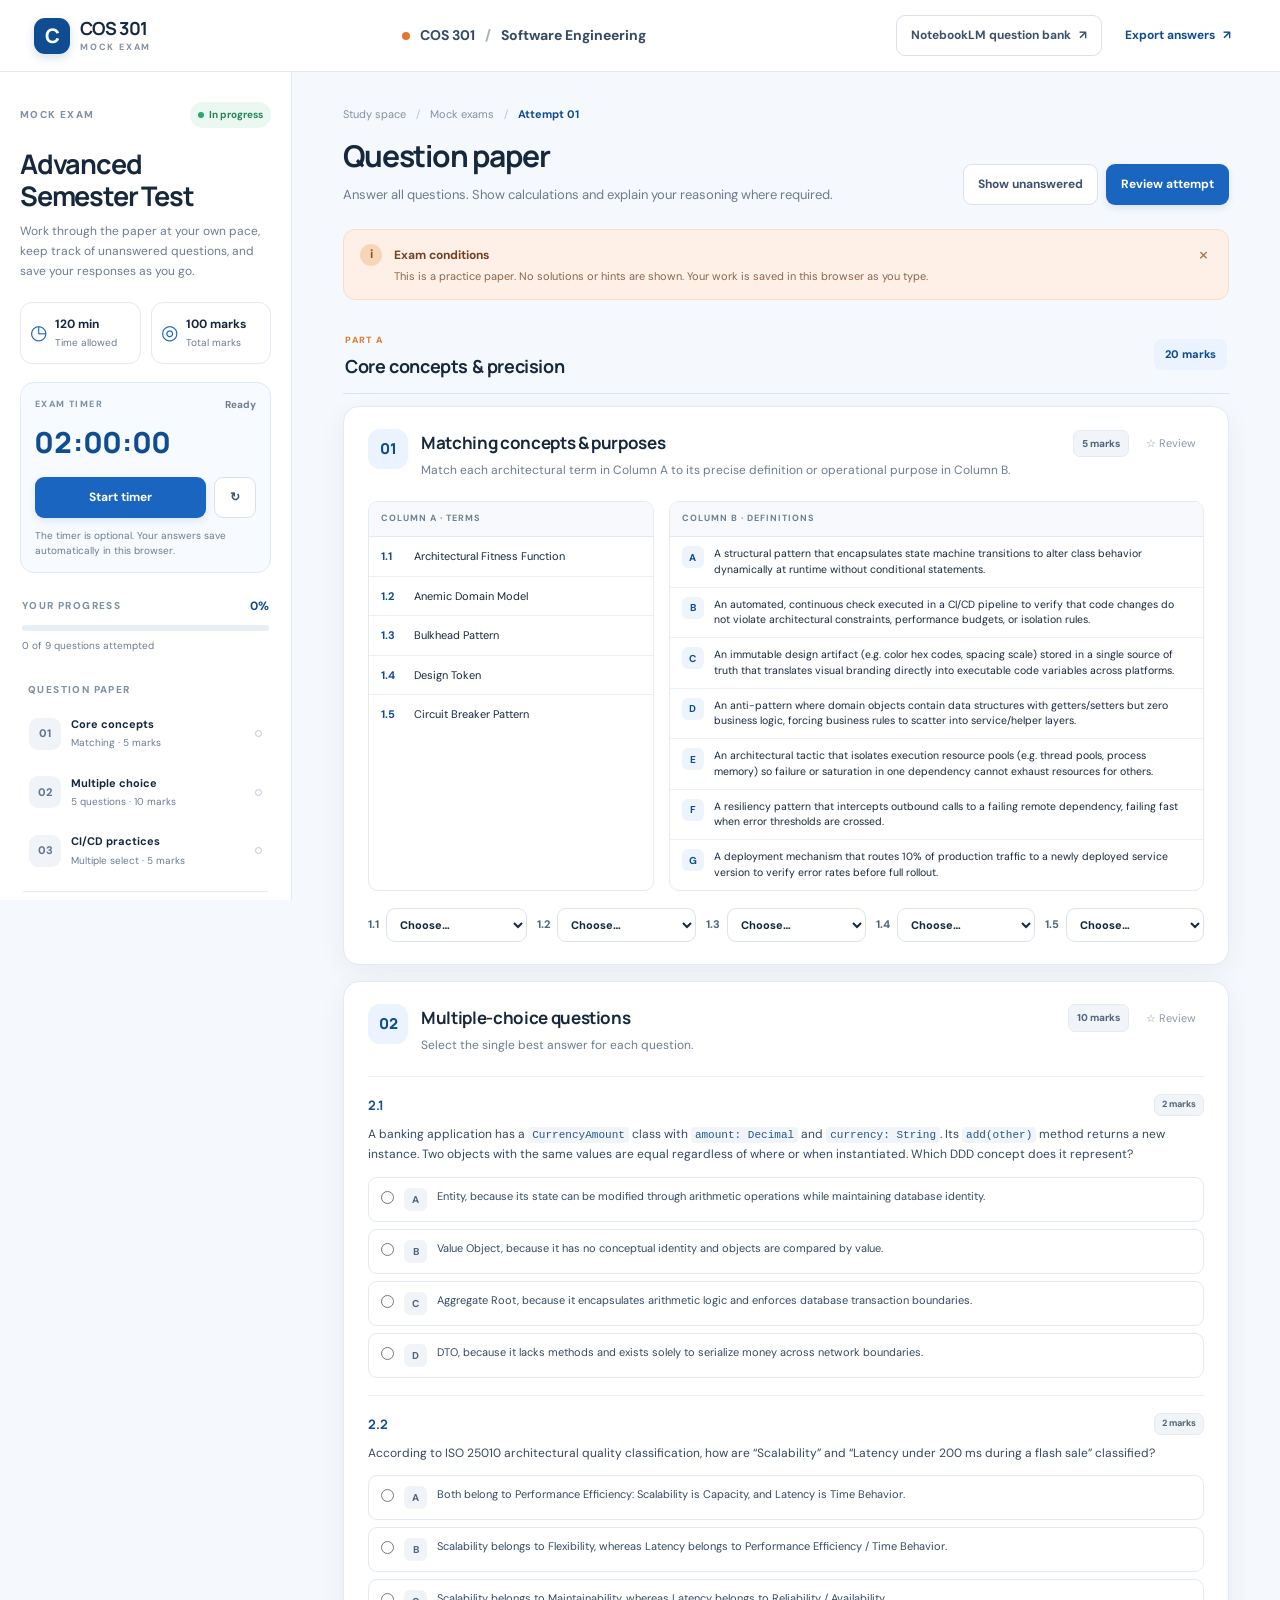
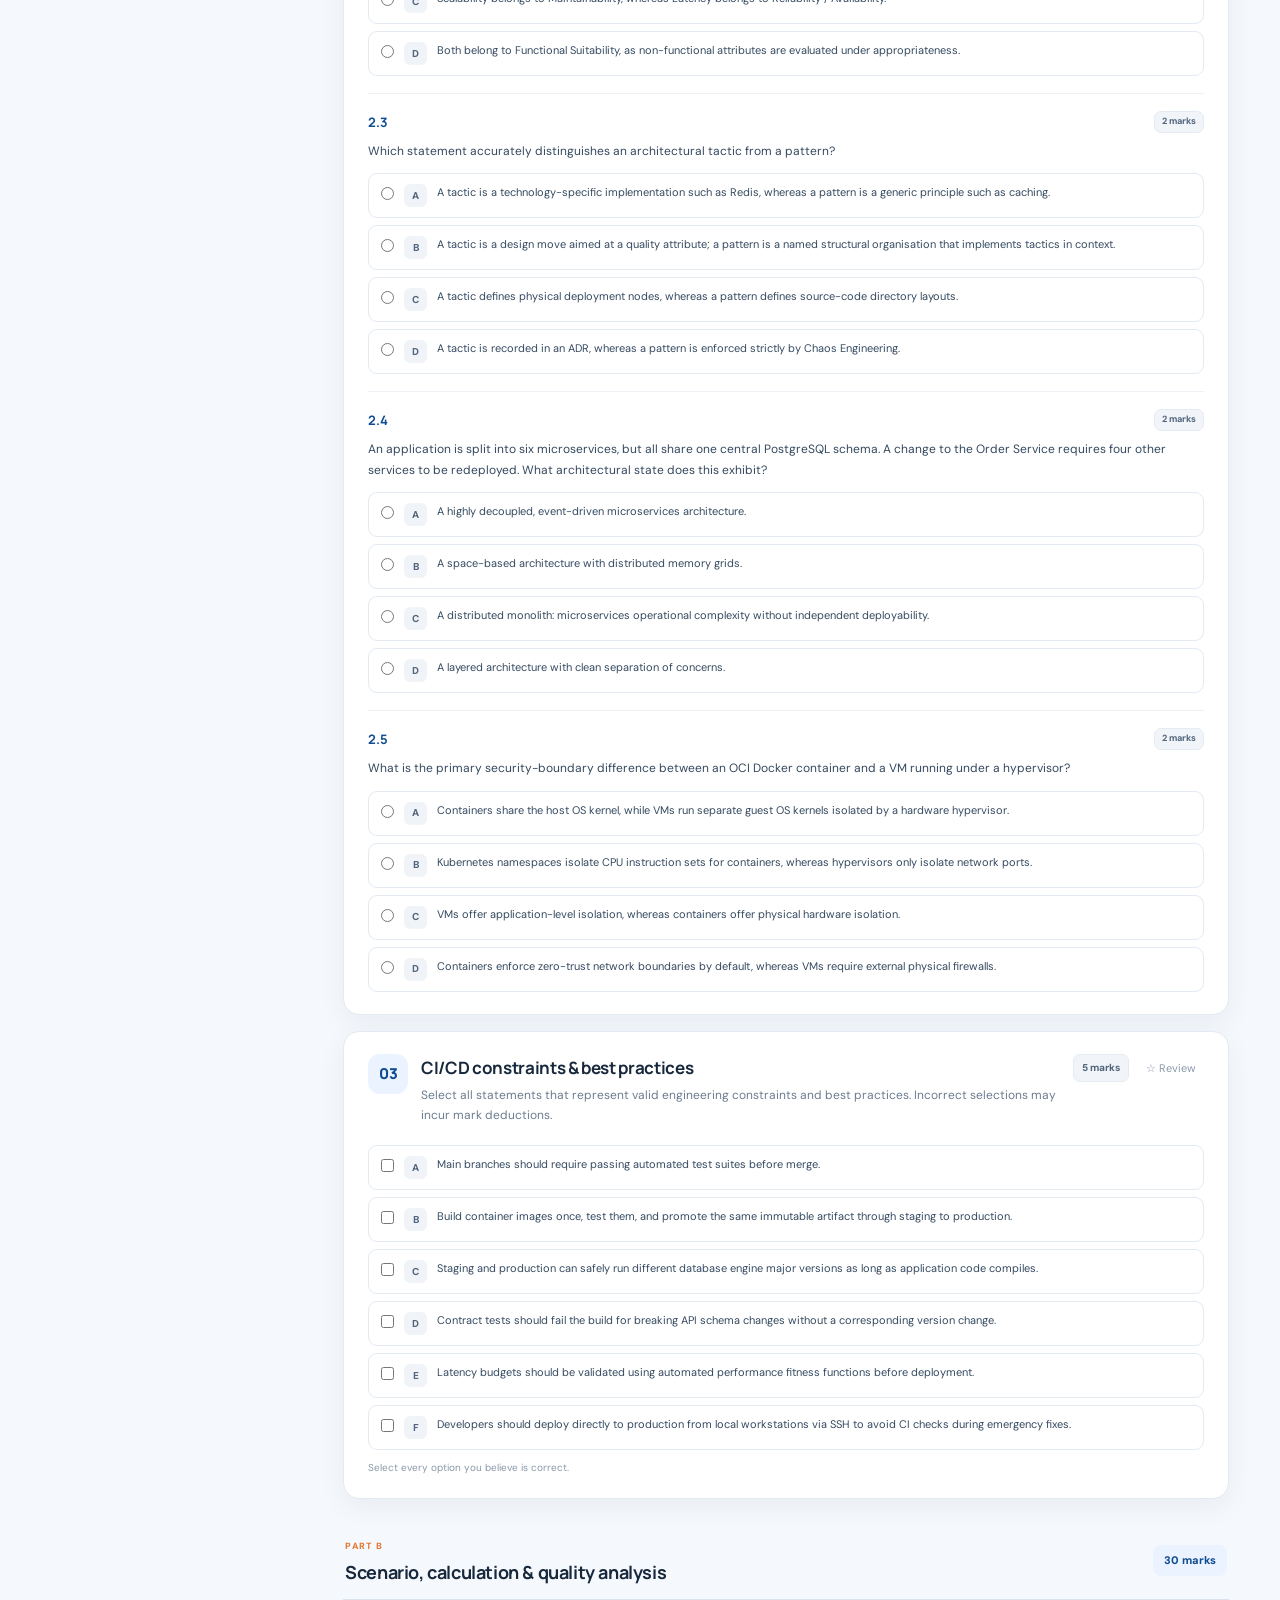
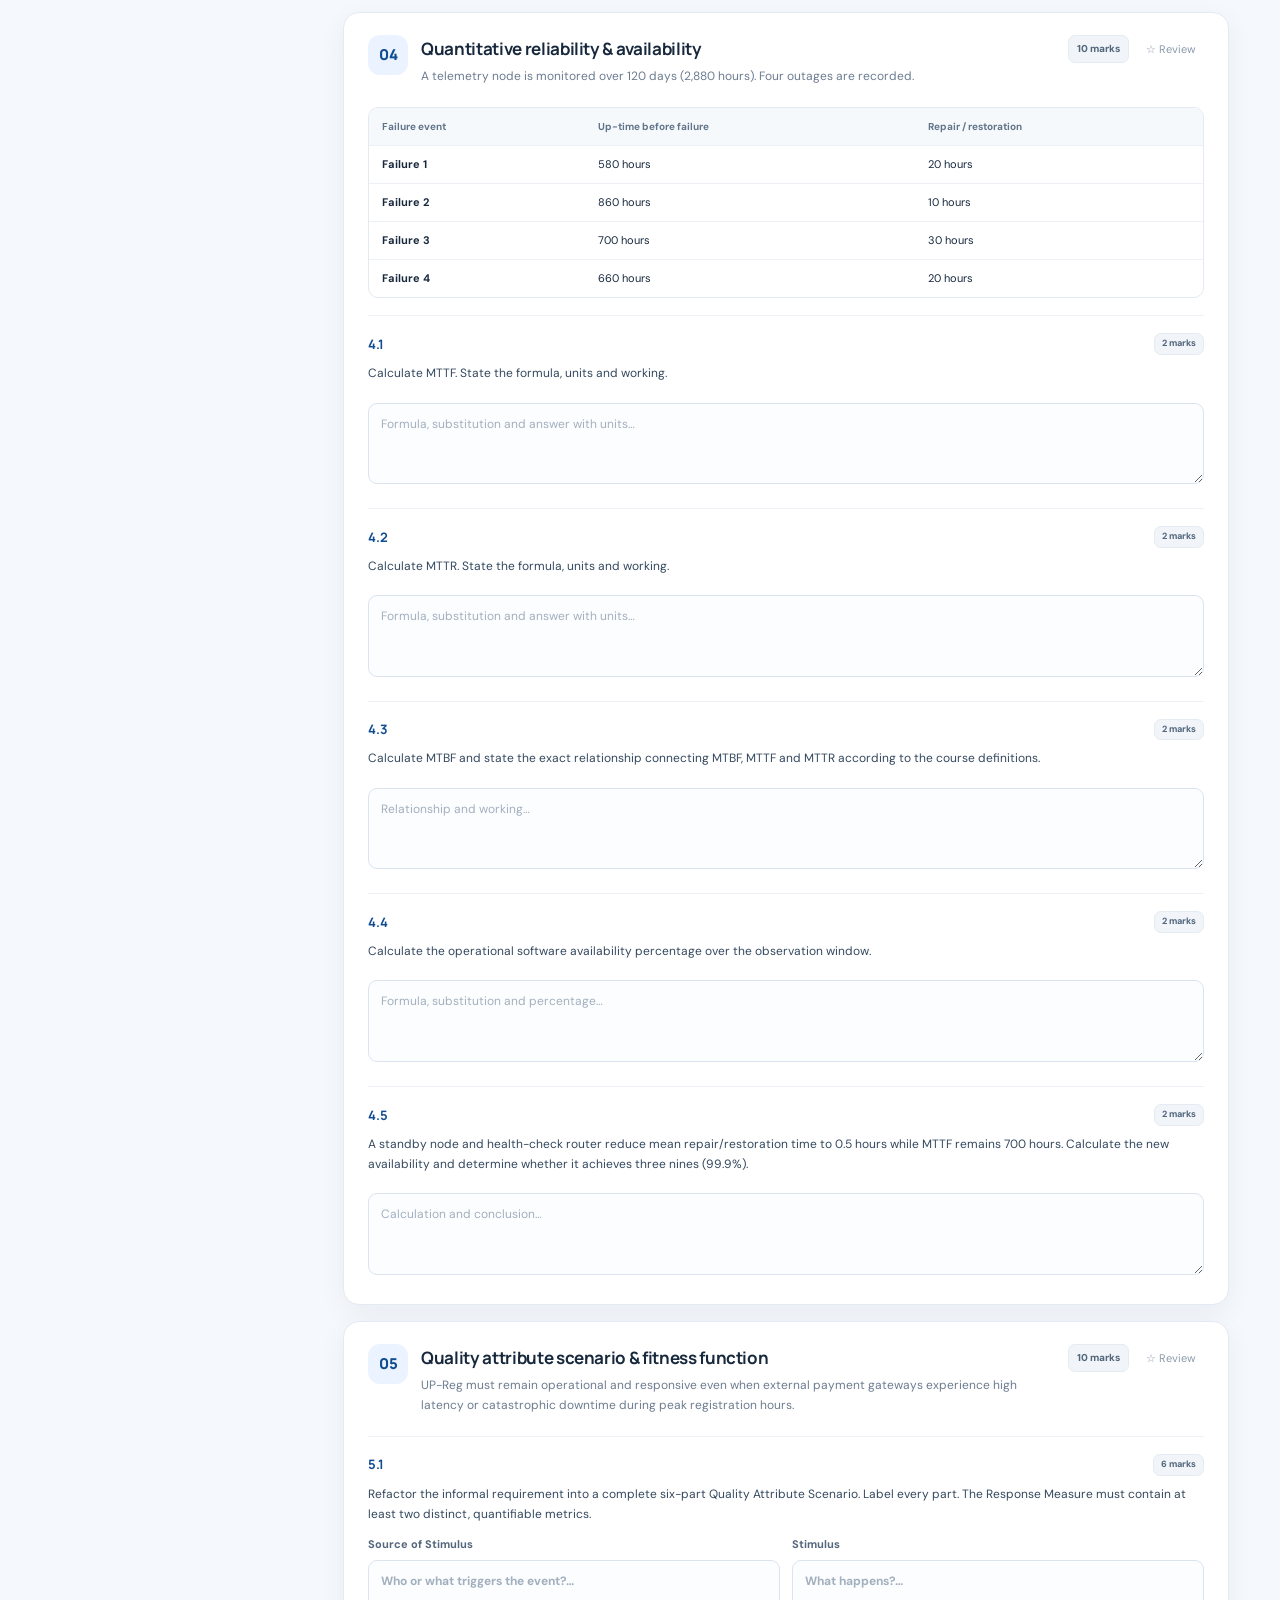
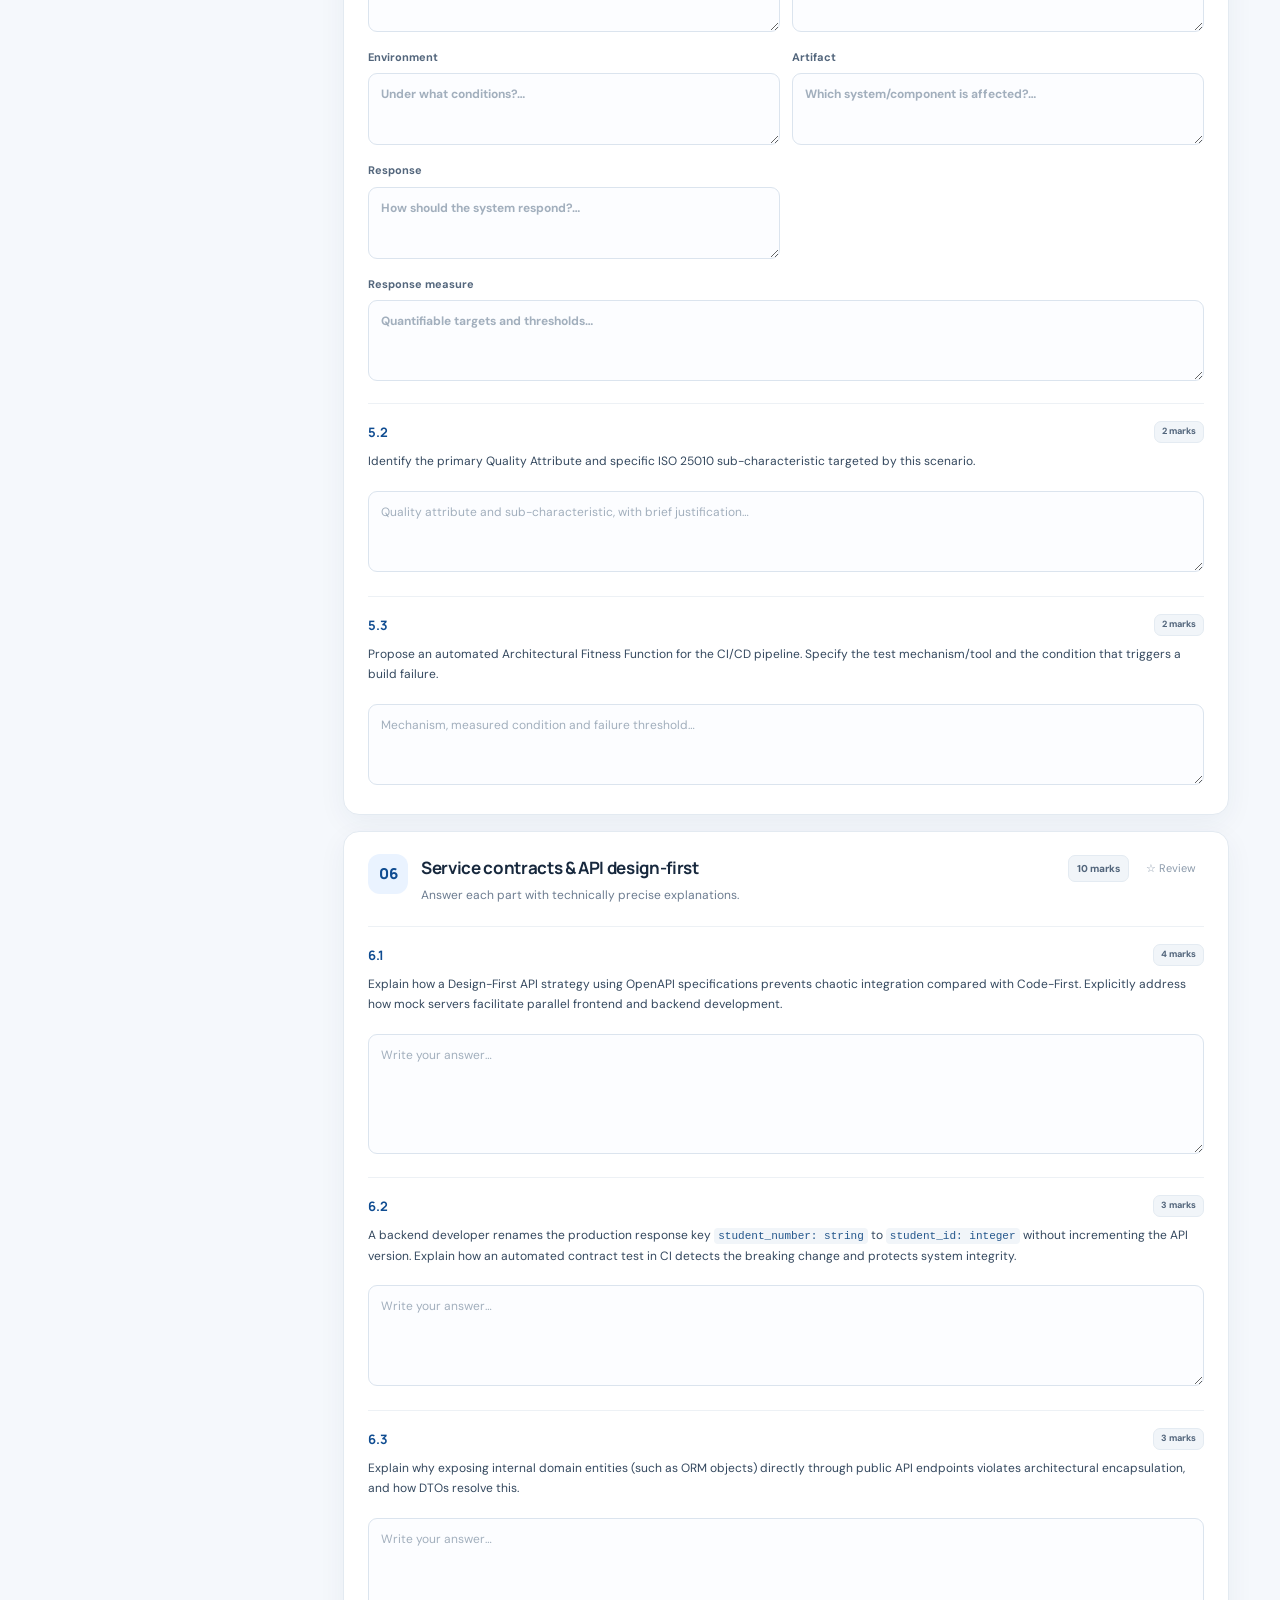
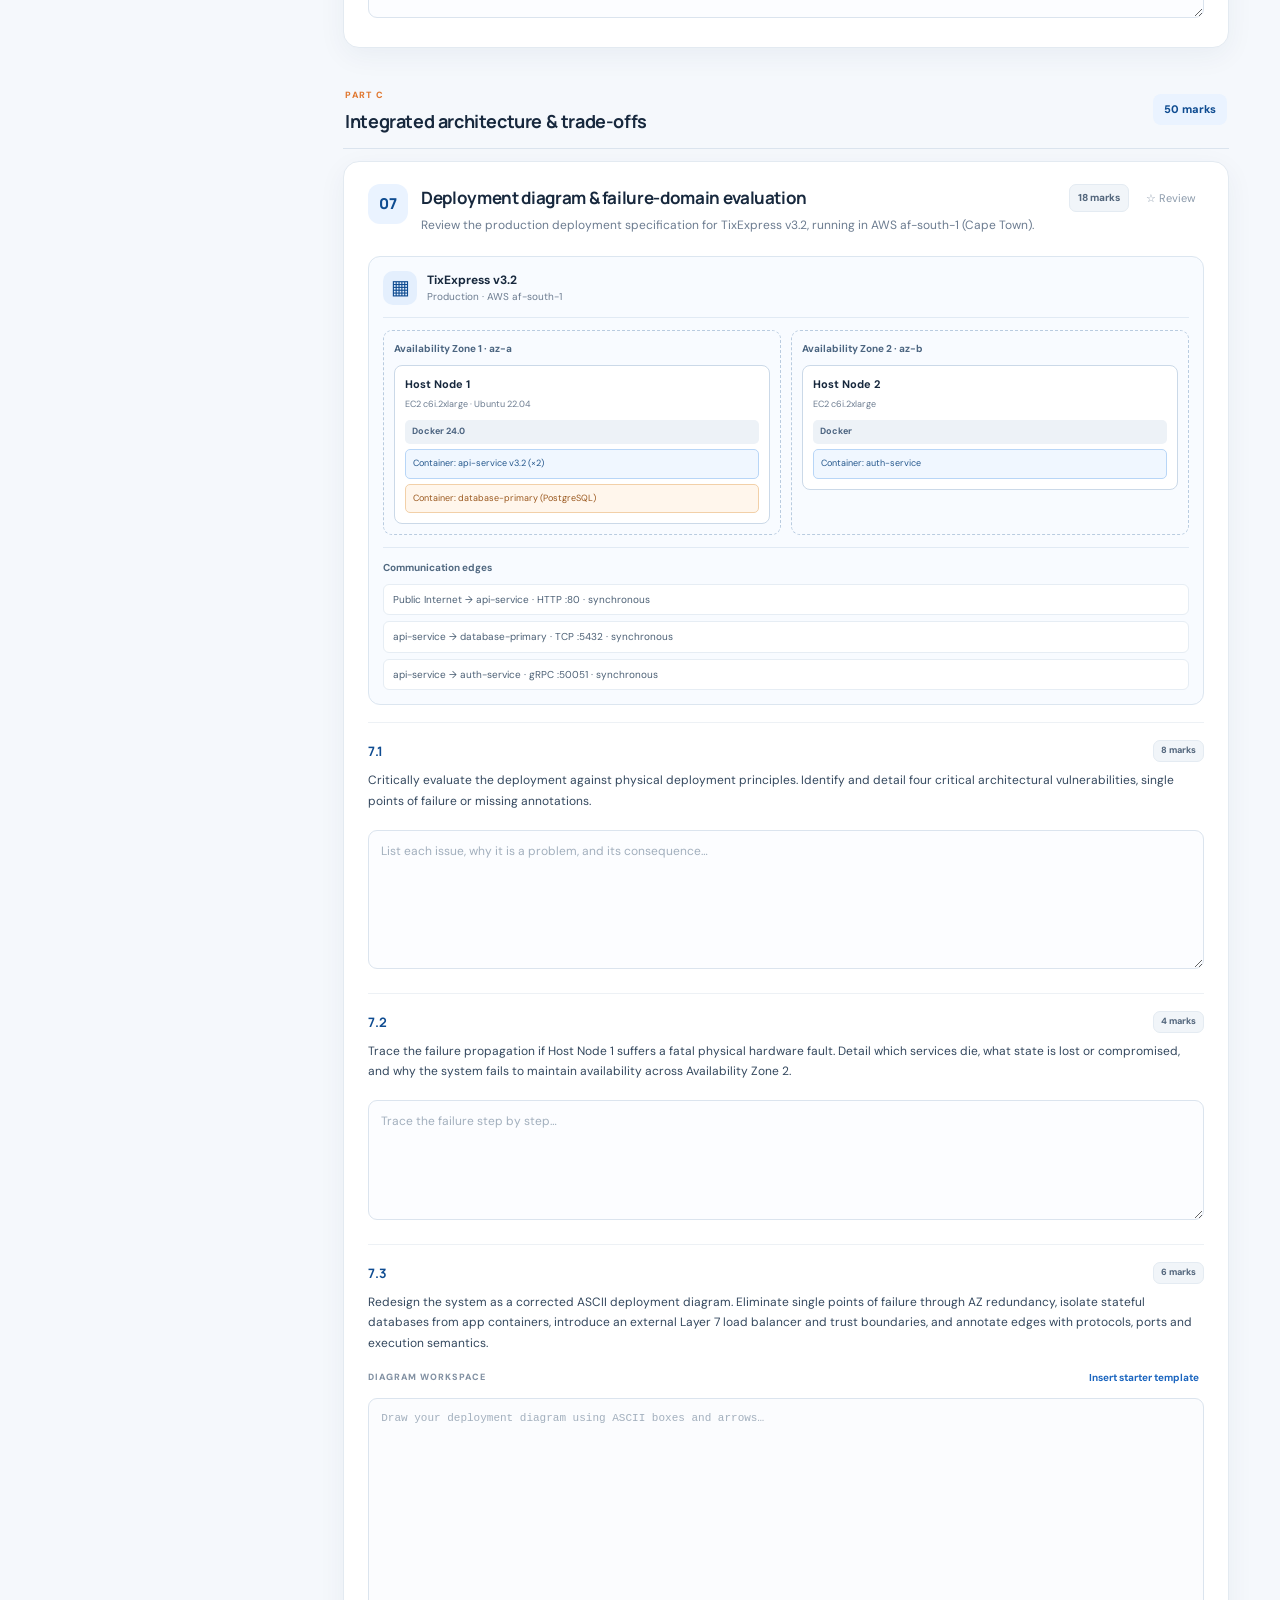
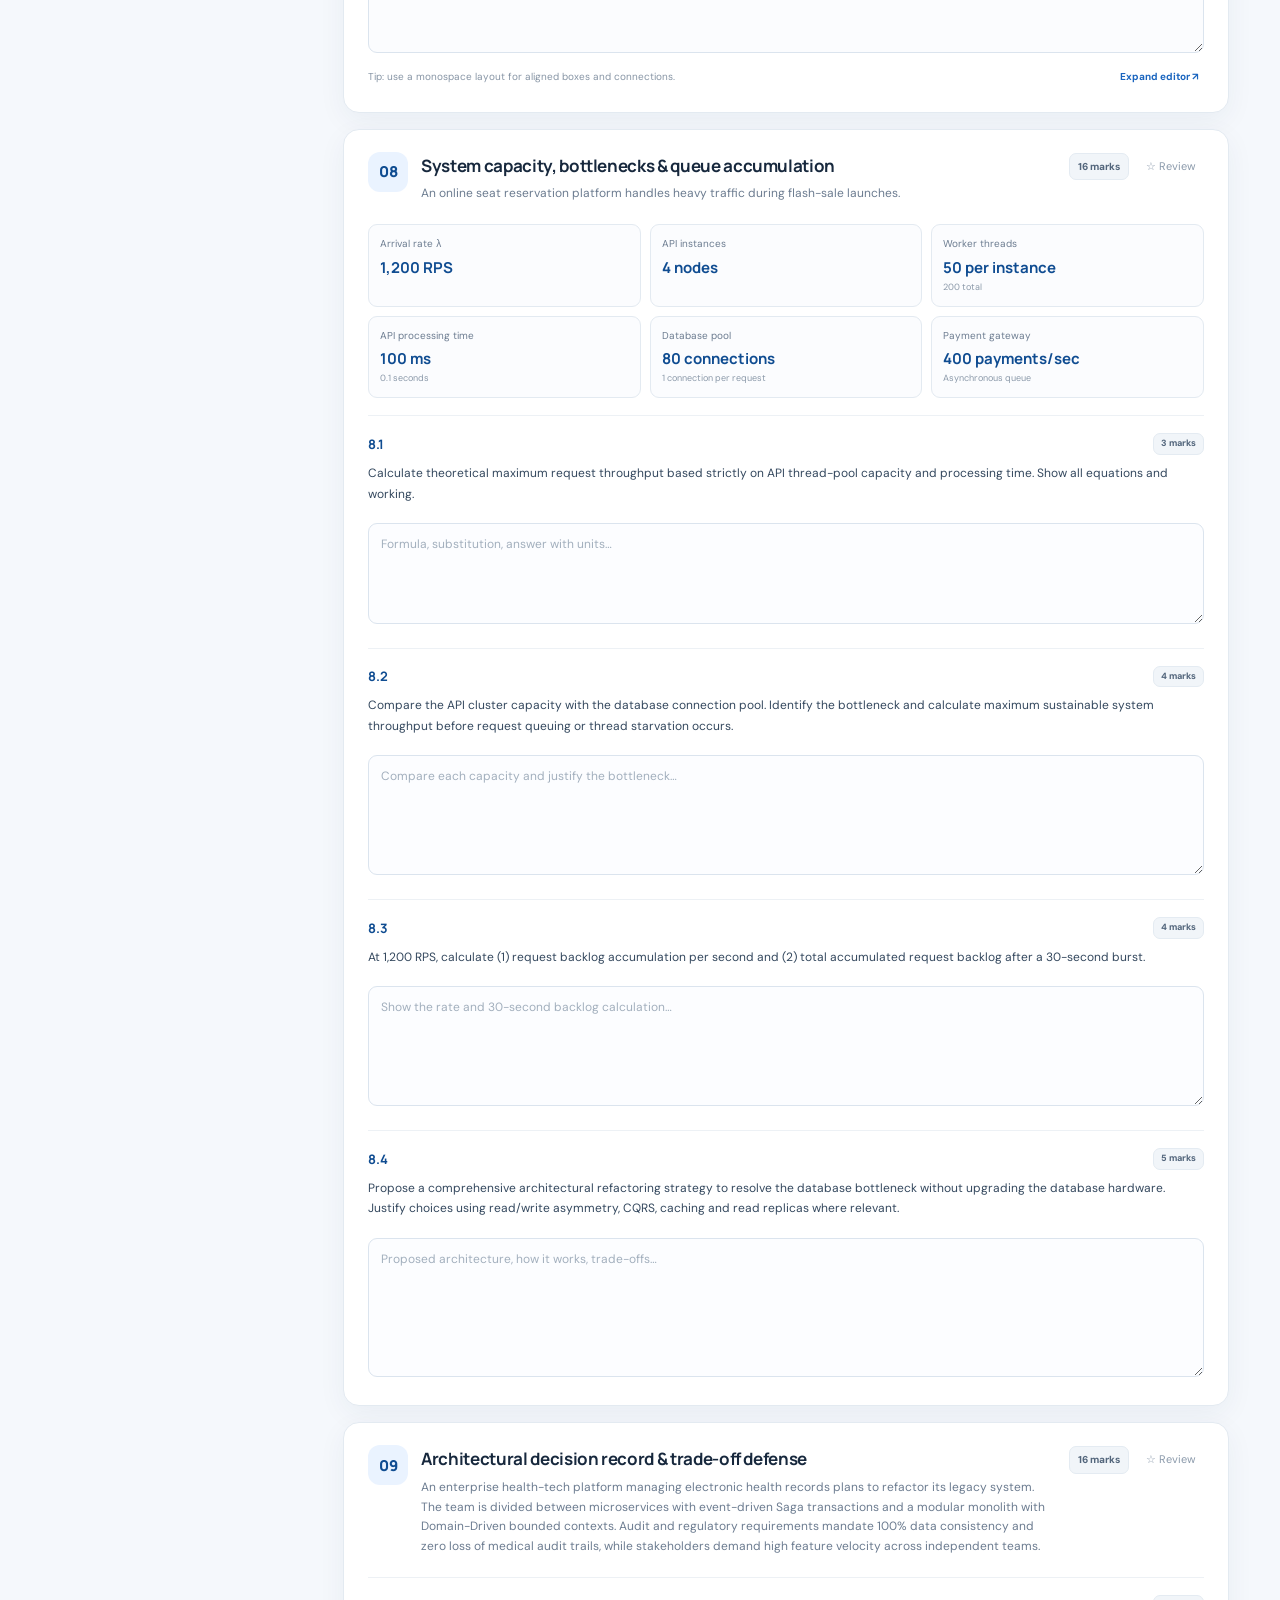
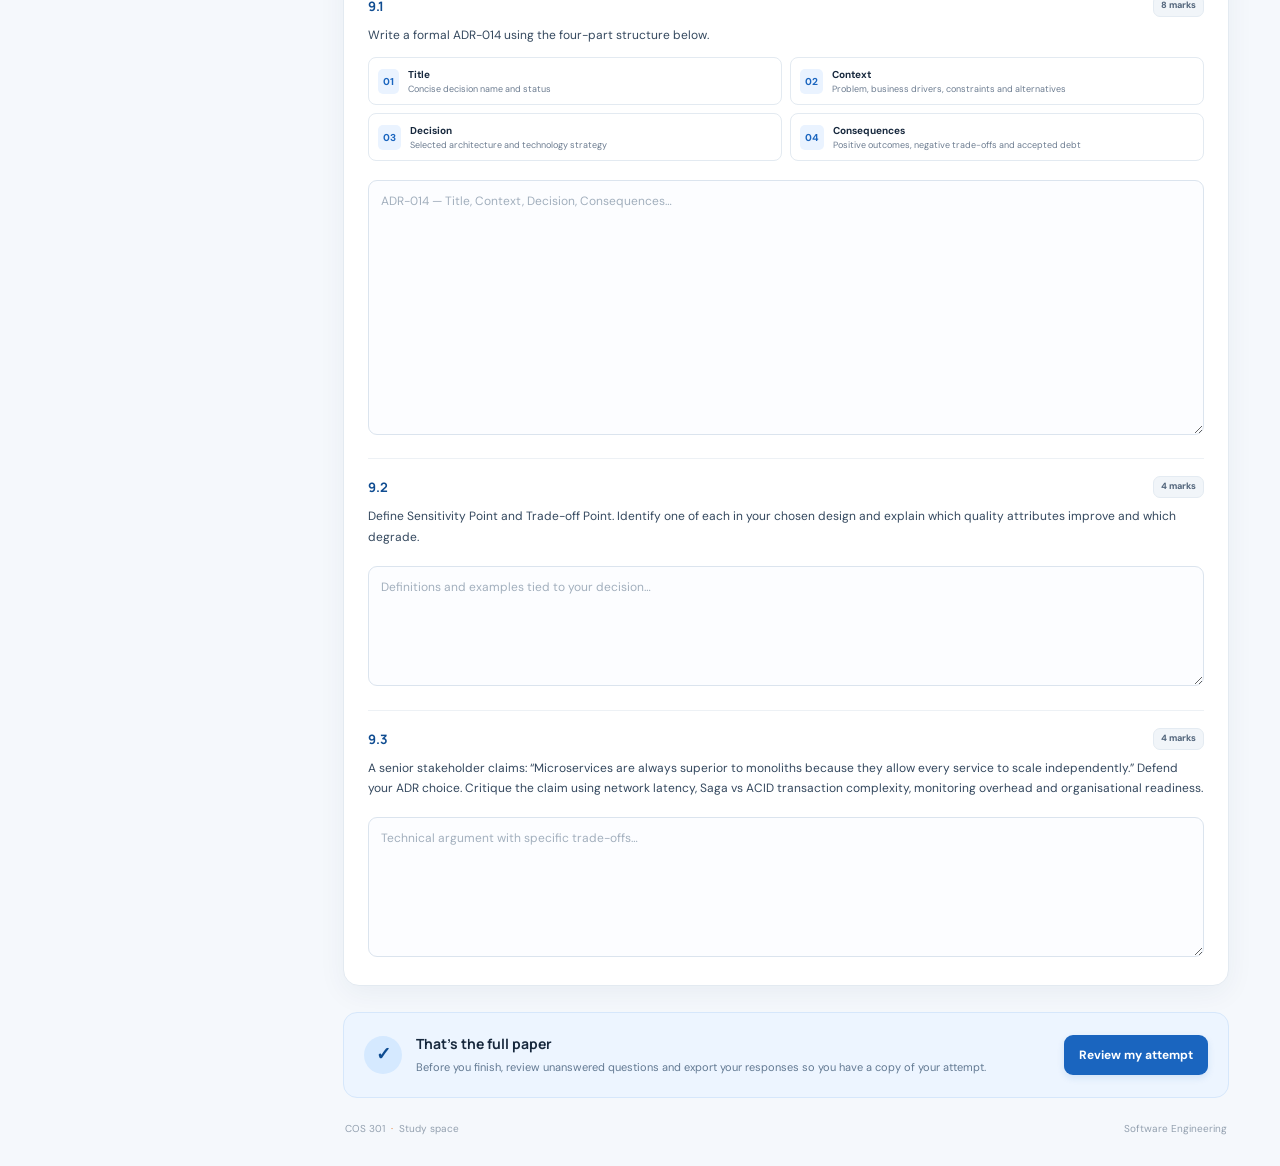
<file: index.html>
<!doctype html>
<html lang="en">
<head>
  <meta charset="UTF-8" />
  <meta name="viewport" content="width=device-width, initial-scale=1.0" />
  <meta name="theme-color" content="#0F4C91" />
  <title>COS 301 | Mock Semester Test</title>
  <link rel="stylesheet" href="styles.css" />
</head>
<body>
  <header class="topbar">
    <a class="brand" href="#top" aria-label="COS 301 exam home">
      <span class="brand-mark">C</span>
      <span class="brand-copy"><strong>COS 301</strong><small>MOCK EXAM</small></span>
    </a>
    <div class="topbar-course"><span class="course-dot"></span> COS 301 <span class="muted">/</span> Software Engineering</div>
    <div class="topbar-actions"><a class="button button-outline" href="notebook.html">NotebookLM question bank <span aria-hidden="true">↗</span></a><button class="button button-quiet" id="exportTop">Export answers <span aria-hidden="true">↗</span></button></div>
  </header>

  <main id="top" class="app-shell">
    <aside class="sidebar">
      <div class="sidebar-heading"><span class="eyebrow">MOCK EXAM</span><span class="status-pill"><span></span> In progress</span></div>
      <h1>Advanced<br />Semester Test</h1>
      <p class="sidebar-intro">Work through the paper at your own pace, keep track of unanswered questions, and save your responses as you go.</p>
      <div class="exam-stats">
        <div><span class="stat-icon">◷</span><span><strong>120 min</strong><small>Time allowed</small></span></div>
        <div><span class="stat-icon">◎</span><span><strong>100 marks</strong><small>Total marks</small></span></div>
      </div>
      <div class="timer-card">
        <div class="timer-label"><span>EXAM TIMER</span><span class="timer-indicator" id="timerState">Ready</span></div>
        <div class="timer-display" id="timerDisplay">02:00:00</div>
        <div class="timer-actions"><button class="button button-primary" id="startTimer">Start timer</button><button class="button button-outline" id="resetTimer" title="Reset timer">↻</button></div>
        <p class="timer-note" id="timerNote">The timer is optional. Your answers save automatically in this browser.</p>
      </div>
      <div class="progress-block">
        <div class="progress-title"><span>YOUR PROGRESS</span><strong id="progressPercent">0%</strong></div>
        <div class="progress-track"><div class="progress-fill" id="progressFill"></div></div>
        <p id="progressText">0 of 9 questions attempted</p>
      </div>
      <nav class="question-nav" aria-label="Question navigation">
        <div class="nav-section-label">QUESTION PAPER</div>
        <button class="nav-item active" data-target="q1"><span class="nav-number">01</span><span class="nav-label"><strong>Core concepts</strong><small>Matching · 5 marks</small></span><span class="nav-state"></span></button>
        <button class="nav-item" data-target="q2"><span class="nav-number">02</span><span class="nav-label"><strong>Multiple choice</strong><small>5 questions · 10 marks</small></span><span class="nav-state"></span></button>
        <button class="nav-item" data-target="q3"><span class="nav-number">03</span><span class="nav-label"><strong>CI/CD practices</strong><small>Multiple select · 5 marks</small></span><span class="nav-state"></span></button>
        <div class="nav-divider"></div>
        <div class="nav-section-label">SCENARIO ANALYSIS</div>
        <button class="nav-item" data-target="q4"><span class="nav-number">04</span><span class="nav-label"><strong>Reliability</strong><small>Calculations · 10 marks</small></span><span class="nav-state"></span></button>
        <button class="nav-item" data-target="q5"><span class="nav-number">05</span><span class="nav-label"><strong>Quality attributes</strong><small>Scenario · 10 marks</small></span><span class="nav-state"></span></button>
        <button class="nav-item" data-target="q6"><span class="nav-number">06</span><span class="nav-label"><strong>API design</strong><small>Contracts · 10 marks</small></span><span class="nav-state"></span></button>
        <button class="nav-item" data-target="q7"><span class="nav-number">07</span><span class="nav-label"><strong>Deployment design</strong><small>Diagram · 18 marks</small></span><span class="nav-state"></span></button>
        <button class="nav-item" data-target="q8"><span class="nav-number">08</span><span class="nav-label"><strong>Capacity & queues</strong><small>Calculations · 16 marks</small></span><span class="nav-state"></span></button>
        <button class="nav-item" data-target="q9"><span class="nav-number">09</span><span class="nav-label"><strong>ADR & trade-offs</strong><small>Written analysis · 16 marks</small></span><span class="nav-state"></span></button>
      </nav>
      <div class="sidebar-bottom"><span class="save-dot"></span><span id="saveStatus">All changes saved locally</span></div>
    </aside>

    <section class="main-content">
      <div class="content-header">
        <div><div class="breadcrumb">Study space <span>/</span> Mock exams <span>/</span> <strong>Attempt 01</strong></div><h2>Question paper</h2><p>Answer all questions. Show calculations and explain your reasoning where required.</p></div>
        <div class="header-actions"><button class="button button-outline" id="unansweredBtn">Show unanswered</button><button class="button button-primary" id="finishBtn">Review attempt</button></div>
      </div>

      <div class="exam-notice"><span class="notice-icon">i</span><div><strong>Exam conditions</strong><p>This is a practice paper. No solutions or hints are shown. Your work is saved in this browser as you type.</p></div><button class="notice-close" id="dismissNotice" aria-label="Dismiss notice">×</button></div>

      <div class="section-banner"><div><span class="section-kicker">PART A</span><h3>Core concepts & precision</h3></div><span class="section-total">20 marks</span></div>

      <article class="question-card" id="q1" data-question="1" data-marks="5">
        <div class="question-top"><div class="question-title"><span class="q-number">01</span><div><h3>Matching concepts & purposes</h3><p>Match each architectural term in Column A to its precise definition or operational purpose in Column B.</p></div></div><div class="question-meta"><span class="mark-chip">5 marks</span><button class="review-toggle" aria-label="Mark question 1 for review">☆ <span>Review</span></button></div></div>
        <div class="match-grid"><div class="match-column"><h4>COLUMN A · TERMS</h4><div class="match-term"><strong>1.1</strong> Architectural Fitness Function</div><div class="match-term"><strong>1.2</strong> Anemic Domain Model</div><div class="match-term"><strong>1.3</strong> Bulkhead Pattern</div><div class="match-term"><strong>1.4</strong> Design Token</div><div class="match-term"><strong>1.5</strong> Circuit Breaker Pattern</div></div><div class="match-column"><h4>COLUMN B · DEFINITIONS</h4><div class="definition"><b>A</b><span>A structural pattern that encapsulates state machine transitions to alter class behavior dynamically at runtime without conditional statements.</span></div><div class="definition"><b>B</b><span>An automated, continuous check executed in a CI/CD pipeline to verify that code changes do not violate architectural constraints, performance budgets, or isolation rules.</span></div><div class="definition"><b>C</b><span>An immutable design artifact (e.g. color hex codes, spacing scale) stored in a single source of truth that translates visual branding directly into executable code variables across platforms.</span></div><div class="definition"><b>D</b><span>An anti-pattern where domain objects contain data structures with getters/setters but zero business logic, forcing business rules to scatter into service/helper layers.</span></div><div class="definition"><b>E</b><span>An architectural tactic that isolates execution resource pools (e.g. thread pools, process memory) so failure or saturation in one dependency cannot exhaust resources for others.</span></div><div class="definition"><b>F</b><span>A resiliency pattern that intercepts outbound calls to a failing remote dependency, failing fast when error thresholds are crossed.</span></div><div class="definition"><b>G</b><span>A deployment mechanism that routes 10% of production traffic to a newly deployed service version to verify error rates before full rollout.</span></div></div></div>
        <div class="answer-grid matching-answers"><label>1.1 <select data-answer="q1_1"><option value="">Choose…</option><option>A</option><option>B</option><option>C</option><option>D</option><option>E</option><option>F</option><option>G</option></select></label><label>1.2 <select data-answer="q1_2"><option value="">Choose…</option><option>A</option><option>B</option><option>C</option><option>D</option><option>E</option><option>F</option><option>G</option></select></label><label>1.3 <select data-answer="q1_3"><option value="">Choose…</option><option>A</option><option>B</option><option>C</option><option>D</option><option>E</option><option>F</option><option>G</option></select></label><label>1.4 <select data-answer="q1_4"><option value="">Choose…</option><option>A</option><option>B</option><option>C</option><option>D</option><option>E</option><option>F</option><option>G</option></select></label><label>1.5 <select data-answer="q1_5"><option value="">Choose…</option><option>A</option><option>B</option><option>C</option><option>D</option><option>E</option><option>F</option><option>G</option></select></label></div>
      </article>

      <article class="question-card" id="q2" data-question="2" data-marks="10">
        <div class="question-top"><div class="question-title"><span class="q-number">02</span><div><h3>Multiple-choice questions</h3><p>Select the single best answer for each question.</p></div></div><div class="question-meta"><span class="mark-chip">10 marks</span><button class="review-toggle" aria-label="Mark question 2 for review">☆ <span>Review</span></button></div></div>
        <div class="subquestion"><div class="subq-heading"><strong>2.1</strong><span class="mini-mark">2 marks</span></div><p>A banking application has a <code>CurrencyAmount</code> class with <code>amount: Decimal</code> and <code>currency: String</code>. Its <code>add(other)</code> method returns a new instance. Two objects with the same values are equal regardless of where or when instantiated. Which DDD concept does it represent?</p><div class="options" data-group="q2_1"><label class="option"><input type="radio" name="q2_1" value="A"><span class="option-letter">A</span><span>Entity, because its state can be modified through arithmetic operations while maintaining database identity.</span></label><label class="option"><input type="radio" name="q2_1" value="B"><span class="option-letter">B</span><span>Value Object, because it has no conceptual identity and objects are compared by value.</span></label><label class="option"><input type="radio" name="q2_1" value="C"><span class="option-letter">C</span><span>Aggregate Root, because it encapsulates arithmetic logic and enforces database transaction boundaries.</span></label><label class="option"><input type="radio" name="q2_1" value="D"><span class="option-letter">D</span><span>DTO, because it lacks methods and exists solely to serialize money across network boundaries.</span></label></div></div>
        <div class="subquestion"><div class="subq-heading"><strong>2.2</strong><span class="mini-mark">2 marks</span></div><p>According to ISO 25010 architectural quality classification, how are “Scalability” and “Latency under 200 ms during a flash sale” classified?</p><div class="options" data-group="q2_2"><label class="option"><input type="radio" name="q2_2" value="A"><span class="option-letter">A</span><span>Both belong to Performance Efficiency: Scalability is Capacity, and Latency is Time Behavior.</span></label><label class="option"><input type="radio" name="q2_2" value="B"><span class="option-letter">B</span><span>Scalability belongs to Flexibility, whereas Latency belongs to Performance Efficiency / Time Behavior.</span></label><label class="option"><input type="radio" name="q2_2" value="C"><span class="option-letter">C</span><span>Scalability belongs to Maintainability, whereas Latency belongs to Reliability / Availability.</span></label><label class="option"><input type="radio" name="q2_2" value="D"><span class="option-letter">D</span><span>Both belong to Functional Suitability, as non-functional attributes are evaluated under appropriateness.</span></label></div></div>
        <div class="subquestion"><div class="subq-heading"><strong>2.3</strong><span class="mini-mark">2 marks</span></div><p>Which statement accurately distinguishes an architectural tactic from a pattern?</p><div class="options" data-group="q2_3"><label class="option"><input type="radio" name="q2_3" value="A"><span class="option-letter">A</span><span>A tactic is a technology-specific implementation such as Redis, whereas a pattern is a generic principle such as caching.</span></label><label class="option"><input type="radio" name="q2_3" value="B"><span class="option-letter">B</span><span>A tactic is a design move aimed at a quality attribute; a pattern is a named structural organisation that implements tactics in context.</span></label><label class="option"><input type="radio" name="q2_3" value="C"><span class="option-letter">C</span><span>A tactic defines physical deployment nodes, whereas a pattern defines source-code directory layouts.</span></label><label class="option"><input type="radio" name="q2_3" value="D"><span class="option-letter">D</span><span>A tactic is recorded in an ADR, whereas a pattern is enforced strictly by Chaos Engineering.</span></label></div></div>
        <div class="subquestion"><div class="subq-heading"><strong>2.4</strong><span class="mini-mark">2 marks</span></div><p>An application is split into six microservices, but all share one central PostgreSQL schema. A change to the Order Service requires four other services to be redeployed. What architectural state does this exhibit?</p><div class="options" data-group="q2_4"><label class="option"><input type="radio" name="q2_4" value="A"><span class="option-letter">A</span><span>A highly decoupled, event-driven microservices architecture.</span></label><label class="option"><input type="radio" name="q2_4" value="B"><span class="option-letter">B</span><span>A space-based architecture with distributed memory grids.</span></label><label class="option"><input type="radio" name="q2_4" value="C"><span class="option-letter">C</span><span>A distributed monolith: microservices operational complexity without independent deployability.</span></label><label class="option"><input type="radio" name="q2_4" value="D"><span class="option-letter">D</span><span>A layered architecture with clean separation of concerns.</span></label></div></div>
        <div class="subquestion"><div class="subq-heading"><strong>2.5</strong><span class="mini-mark">2 marks</span></div><p>What is the primary security-boundary difference between an OCI Docker container and a VM running under a hypervisor?</p><div class="options" data-group="q2_5"><label class="option"><input type="radio" name="q2_5" value="A"><span class="option-letter">A</span><span>Containers share the host OS kernel, while VMs run separate guest OS kernels isolated by a hardware hypervisor.</span></label><label class="option"><input type="radio" name="q2_5" value="B"><span class="option-letter">B</span><span>Kubernetes namespaces isolate CPU instruction sets for containers, whereas hypervisors only isolate network ports.</span></label><label class="option"><input type="radio" name="q2_5" value="C"><span class="option-letter">C</span><span>VMs offer application-level isolation, whereas containers offer physical hardware isolation.</span></label><label class="option"><input type="radio" name="q2_5" value="D"><span class="option-letter">D</span><span>Containers enforce zero-trust network boundaries by default, whereas VMs require external physical firewalls.</span></label></div></div>
      </article>

      <article class="question-card" id="q3" data-question="3" data-marks="5"><div class="question-top"><div class="question-title"><span class="q-number">03</span><div><h3>CI/CD constraints & best practices</h3><p>Select all statements that represent valid engineering constraints and best practices. Incorrect selections may incur mark deductions.</p></div></div><div class="question-meta"><span class="mark-chip">5 marks</span><button class="review-toggle" aria-label="Mark question 3 for review">☆ <span>Review</span></button></div></div><div class="options" data-group="q3" data-multiple="true"><label class="option"><input type="checkbox" name="q3" value="A"><span class="option-letter">A</span><span>Main branches should require passing automated test suites before merge.</span></label><label class="option"><input type="checkbox" name="q3" value="B"><span class="option-letter">B</span><span>Build container images once, test them, and promote the same immutable artifact through staging to production.</span></label><label class="option"><input type="checkbox" name="q3" value="C"><span class="option-letter">C</span><span>Staging and production can safely run different database engine major versions as long as application code compiles.</span></label><label class="option"><input type="checkbox" name="q3" value="D"><span class="option-letter">D</span><span>Contract tests should fail the build for breaking API schema changes without a corresponding version change.</span></label><label class="option"><input type="checkbox" name="q3" value="E"><span class="option-letter">E</span><span>Latency budgets should be validated using automated performance fitness functions before deployment.</span></label><label class="option"><input type="checkbox" name="q3" value="F"><span class="option-letter">F</span><span>Developers should deploy directly to production from local workstations via SSH to avoid CI checks during emergency fixes.</span></label></div><div class="answer-hint">Select every option you believe is correct.</div></article>

      <div class="section-banner section-banner-spaced"><div><span class="section-kicker">PART B</span><h3>Scenario, calculation & quality analysis</h3></div><span class="section-total">30 marks</span></div>
      <article class="question-card" id="q4" data-question="4" data-marks="10"><div class="question-top"><div class="question-title"><span class="q-number">04</span><div><h3>Quantitative reliability & availability</h3><p>A telemetry node is monitored over 120 days (2,880 hours). Four outages are recorded.</p></div></div><div class="question-meta"><span class="mark-chip">10 marks</span><button class="review-toggle" aria-label="Mark question 4 for review">☆ <span>Review</span></button></div></div><div class="data-table-wrap"><table class="data-table"><thead><tr><th>Failure event</th><th>Up-time before failure</th><th>Repair / restoration</th></tr></thead><tbody><tr><td>Failure 1</td><td>580 hours</td><td>20 hours</td></tr><tr><td>Failure 2</td><td>860 hours</td><td>10 hours</td></tr><tr><td>Failure 3</td><td>700 hours</td><td>30 hours</td></tr><tr><td>Failure 4</td><td>660 hours</td><td>20 hours</td></tr></tbody></table></div><div class="subquestion"><div class="subq-heading"><strong>4.1</strong><span class="mini-mark">2 marks</span></div><p>Calculate MTTF. State the formula, units and working.</p><textarea data-answer="q4_1" rows="3" placeholder="Formula, substitution and answer with units…"></textarea></div><div class="subquestion"><div class="subq-heading"><strong>4.2</strong><span class="mini-mark">2 marks</span></div><p>Calculate MTTR. State the formula, units and working.</p><textarea data-answer="q4_2" rows="3" placeholder="Formula, substitution and answer with units…"></textarea></div><div class="subquestion"><div class="subq-heading"><strong>4.3</strong><span class="mini-mark">2 marks</span></div><p>Calculate MTBF and state the exact relationship connecting MTBF, MTTF and MTTR according to the course definitions.</p><textarea data-answer="q4_3" rows="3" placeholder="Relationship and working…"></textarea></div><div class="subquestion"><div class="subq-heading"><strong>4.4</strong><span class="mini-mark">2 marks</span></div><p>Calculate the operational software availability percentage over the observation window.</p><textarea data-answer="q4_4" rows="3" placeholder="Formula, substitution and percentage…"></textarea></div><div class="subquestion"><div class="subq-heading"><strong>4.5</strong><span class="mini-mark">2 marks</span></div><p>A standby node and health-check router reduce mean repair/restoration time to 0.5 hours while MTTF remains 700 hours. Calculate the new availability and determine whether it achieves three nines (99.9%).</p><textarea data-answer="q4_5" rows="3" placeholder="Calculation and conclusion…"></textarea></div></article>

      <article class="question-card" id="q5" data-question="5" data-marks="10"><div class="question-top"><div class="question-title"><span class="q-number">05</span><div><h3>Quality attribute scenario & fitness function</h3><p>UP-Reg must remain operational and responsive even when external payment gateways experience high latency or catastrophic downtime during peak registration hours.</p></div></div><div class="question-meta"><span class="mark-chip">10 marks</span><button class="review-toggle" aria-label="Mark question 5 for review">☆ <span>Review</span></button></div></div><div class="subquestion"><div class="subq-heading"><strong>5.1</strong><span class="mini-mark">6 marks</span></div><p>Refactor the informal requirement into a complete six-part Quality Attribute Scenario. Label every part. The Response Measure must contain at least two distinct, quantifiable metrics.</p><div class="scenario-fields"><label>Source of Stimulus<textarea data-answer="q5_source" rows="2" placeholder="Who or what triggers the event?…"></textarea></label><label>Stimulus<textarea data-answer="q5_stimulus" rows="2" placeholder="What happens?…"></textarea></label><label>Environment<textarea data-answer="q5_environment" rows="2" placeholder="Under what conditions?…"></textarea></label><label>Artifact<textarea data-answer="q5_artifact" rows="2" placeholder="Which system/component is affected?…"></textarea></label><label>Response<textarea data-answer="q5_response" rows="2" placeholder="How should the system respond?…"></textarea></label><label>Response measure<textarea data-answer="q5_measure" rows="3" placeholder="Quantifiable targets and thresholds…"></textarea></label></div></div><div class="subquestion"><div class="subq-heading"><strong>5.2</strong><span class="mini-mark">2 marks</span></div><p>Identify the primary Quality Attribute and specific ISO 25010 sub-characteristic targeted by this scenario.</p><textarea data-answer="q5_2" rows="3" placeholder="Quality attribute and sub-characteristic, with brief justification…"></textarea></div><div class="subquestion"><div class="subq-heading"><strong>5.3</strong><span class="mini-mark">2 marks</span></div><p>Propose an automated Architectural Fitness Function for the CI/CD pipeline. Specify the test mechanism/tool and the condition that triggers a build failure.</p><textarea data-answer="q5_3" rows="3" placeholder="Mechanism, measured condition and failure threshold…"></textarea></div></article>

      <article class="question-card" id="q6" data-question="6" data-marks="10"><div class="question-top"><div class="question-title"><span class="q-number">06</span><div><h3>Service contracts & API design-first</h3><p>Answer each part with technically precise explanations.</p></div></div><div class="question-meta"><span class="mark-chip">10 marks</span><button class="review-toggle" aria-label="Mark question 6 for review">☆ <span>Review</span></button></div></div><div class="subquestion"><div class="subq-heading"><strong>6.1</strong><span class="mini-mark">4 marks</span></div><p>Explain how a Design-First API strategy using OpenAPI specifications prevents chaotic integration compared with Code-First. Explicitly address how mock servers facilitate parallel frontend and backend development.</p><textarea data-answer="q6_1" rows="5" placeholder="Write your answer…"></textarea></div><div class="subquestion"><div class="subq-heading"><strong>6.2</strong><span class="mini-mark">3 marks</span></div><p>A backend developer renames the production response key <code>student_number: string</code> to <code>student_id: integer</code> without incrementing the API version. Explain how an automated contract test in CI detects the breaking change and protects system integrity.</p><textarea data-answer="q6_2" rows="4" placeholder="Write your answer…"></textarea></div><div class="subquestion"><div class="subq-heading"><strong>6.3</strong><span class="mini-mark">3 marks</span></div><p>Explain why exposing internal domain entities (such as ORM objects) directly through public API endpoints violates architectural encapsulation, and how DTOs resolve this.</p><textarea data-answer="q6_3" rows="4" placeholder="Write your answer…"></textarea></div></article>

      <div class="section-banner section-banner-spaced"><div><span class="section-kicker">PART C</span><h3>Integrated architecture & trade-offs</h3></div><span class="section-total">50 marks</span></div>
      <article class="question-card" id="q7" data-question="7" data-marks="18"><div class="question-top"><div class="question-title"><span class="q-number">07</span><div><h3>Deployment diagram & failure-domain evaluation</h3><p>Review the production deployment specification for TixExpress v3.2, running in AWS af-south-1 (Cape Town).</p></div></div><div class="question-meta"><span class="mark-chip">18 marks</span><button class="review-toggle" aria-label="Mark question 7 for review">☆ <span>Review</span></button></div></div><div class="architecture-spec"><div class="spec-heading"><span class="spec-icon">▦</span><div><strong>TixExpress v3.2</strong><small>Production · AWS af-south-1</small></div></div><div class="spec-zone-grid"><div class="spec-zone"><h4>Availability Zone 1 · az-a</h4><div class="spec-node"><b>Host Node 1</b><small>EC2 c6i.2xlarge · Ubuntu 22.04</small><div class="spec-runtime">Docker 24.0</div><div class="spec-container">Container: api-service v3.2 (×2)</div><div class="spec-container stateful">Container: database-primary (PostgreSQL)</div></div></div><div class="spec-zone"><h4>Availability Zone 2 · az-b</h4><div class="spec-node"><b>Host Node 2</b><small>EC2 c6i.2xlarge</small><div class="spec-runtime">Docker</div><div class="spec-container">Container: auth-service</div></div></div></div><div class="spec-edges"><strong>Communication edges</strong><span>Public Internet → api-service · HTTP :80 · synchronous</span><span>api-service → database-primary · TCP :5432 · synchronous</span><span>api-service → auth-service · gRPC :50051 · synchronous</span></div></div><div class="subquestion"><div class="subq-heading"><strong>7.1</strong><span class="mini-mark">8 marks</span></div><p>Critically evaluate the deployment against physical deployment principles. Identify and detail four critical architectural vulnerabilities, single points of failure or missing annotations.</p><textarea data-answer="q7_1" rows="6" placeholder="List each issue, why it is a problem, and its consequence…"></textarea></div><div class="subquestion"><div class="subq-heading"><strong>7.2</strong><span class="mini-mark">4 marks</span></div><p>Trace the failure propagation if Host Node 1 suffers a fatal physical hardware fault. Detail which services die, what state is lost or compromised, and why the system fails to maintain availability across Availability Zone 2.</p><textarea data-answer="q7_2" rows="5" placeholder="Trace the failure step by step…"></textarea></div><div class="subquestion"><div class="subq-heading"><strong>7.3</strong><span class="mini-mark">6 marks</span></div><p>Redesign the system as a corrected ASCII deployment diagram. Eliminate single points of failure through AZ redundancy, isolate stateful databases from app containers, introduce an external Layer 7 load balancer and trust boundaries, and annotate edges with protocols, ports and execution semantics.</p><div class="diagram-toolbar"><span>DIAGRAM WORKSPACE</span><button class="text-button" id="insertTemplate">Insert starter template</button></div><textarea class="diagram-input" data-answer="q7_3" rows="14" spellcheck="false" placeholder="Draw your deployment diagram using ASCII boxes and arrows…"></textarea><div class="editor-foot"><span>Tip: use a monospace layout for aligned boxes and connections.</span><button class="text-button" id="expandDiagram">Expand editor ↗</button></div></div></article>

      <article class="question-card" id="q8" data-question="8" data-marks="16"><div class="question-top"><div class="question-title"><span class="q-number">08</span><div><h3>System capacity, bottlenecks & queue accumulation</h3><p>An online seat reservation platform handles heavy traffic during flash-sale launches.</p></div></div><div class="question-meta"><span class="mark-chip">16 marks</span><button class="review-toggle" aria-label="Mark question 8 for review">☆ <span>Review</span></button></div></div><div class="parameters-grid"><div><span>Arrival rate λ</span><strong>1,200 RPS</strong></div><div><span>API instances</span><strong>4 nodes</strong></div><div><span>Worker threads</span><strong>50 per instance</strong><small>200 total</small></div><div><span>API processing time</span><strong>100 ms</strong><small>0.1 seconds</small></div><div><span>Database pool</span><strong>80 connections</strong><small>1 connection per request</small></div><div><span>Payment gateway</span><strong>400 payments/sec</strong><small>Asynchronous queue</small></div></div><div class="subquestion"><div class="subq-heading"><strong>8.1</strong><span class="mini-mark">3 marks</span></div><p>Calculate theoretical maximum request throughput based strictly on API thread-pool capacity and processing time. Show all equations and working.</p><textarea data-answer="q8_1" rows="4" placeholder="Formula, substitution, answer with units…"></textarea></div><div class="subquestion"><div class="subq-heading"><strong>8.2</strong><span class="mini-mark">4 marks</span></div><p>Compare the API cluster capacity with the database connection pool. Identify the bottleneck and calculate maximum sustainable system throughput before request queuing or thread starvation occurs.</p><textarea data-answer="q8_2" rows="5" placeholder="Compare each capacity and justify the bottleneck…"></textarea></div><div class="subquestion"><div class="subq-heading"><strong>8.3</strong><span class="mini-mark">4 marks</span></div><p>At 1,200 RPS, calculate (1) request backlog accumulation per second and (2) total accumulated request backlog after a 30-second burst.</p><textarea data-answer="q8_3" rows="5" placeholder="Show the rate and 30-second backlog calculation…"></textarea></div><div class="subquestion"><div class="subq-heading"><strong>8.4</strong><span class="mini-mark">5 marks</span></div><p>Propose a comprehensive architectural refactoring strategy to resolve the database bottleneck without upgrading the database hardware. Justify choices using read/write asymmetry, CQRS, caching and read replicas where relevant.</p><textarea data-answer="q8_4" rows="6" placeholder="Proposed architecture, how it works, trade-offs…"></textarea></div></article>

      <article class="question-card" id="q9" data-question="9" data-marks="16"><div class="question-top"><div class="question-title"><span class="q-number">09</span><div><h3>Architectural decision record & trade-off defense</h3><p>An enterprise health-tech platform managing electronic health records plans to refactor its legacy system. The team is divided between microservices with event-driven Saga transactions and a modular monolith with Domain-Driven bounded contexts. Audit and regulatory requirements mandate 100% data consistency and zero loss of medical audit trails, while stakeholders demand high feature velocity across independent teams.</p></div></div><div class="question-meta"><span class="mark-chip">16 marks</span><button class="review-toggle" aria-label="Mark question 9 for review">☆ <span>Review</span></button></div></div><div class="subquestion"><div class="subq-heading"><strong>9.1</strong><span class="mini-mark">8 marks</span></div><p>Write a formal ADR-014 using the four-part structure below.</p><div class="adr-outline"><div><b>01</b><span><strong>Title</strong><small>Concise decision name and status</small></span></div><div><b>02</b><span><strong>Context</strong><small>Problem, business drivers, constraints and alternatives</small></span></div><div><b>03</b><span><strong>Decision</strong><small>Selected architecture and technology strategy</small></span></div><div><b>04</b><span><strong>Consequences</strong><small>Positive outcomes, negative trade-offs and accepted debt</small></span></div></div><textarea data-answer="q9_1" rows="12" placeholder="ADR-014 — Title, Context, Decision, Consequences…"></textarea></div><div class="subquestion"><div class="subq-heading"><strong>9.2</strong><span class="mini-mark">4 marks</span></div><p>Define Sensitivity Point and Trade-off Point. Identify one of each in your chosen design and explain which quality attributes improve and which degrade.</p><textarea data-answer="q9_2" rows="5" placeholder="Definitions and examples tied to your decision…"></textarea></div><div class="subquestion"><div class="subq-heading"><strong>9.3</strong><span class="mini-mark">4 marks</span></div><p>A senior stakeholder claims: “Microservices are always superior to monoliths because they allow every service to scale independently.” Defend your ADR choice. Critique the claim using network latency, Saga vs ACID transaction complexity, monitoring overhead and organisational readiness.</p><textarea data-answer="q9_3" rows="6" placeholder="Technical argument with specific trade-offs…"></textarea></div></article>

      <div class="end-panel"><div class="end-icon">✓</div><div><h3>That’s the full paper</h3><p>Before you finish, review unanswered questions and export your responses so you have a copy of your attempt.</p></div><button class="button button-primary" id="finalReview">Review my attempt</button></div>
      <footer class="page-footer"><span>COS 301 <span class="footer-dot">·</span> Study space</span><span>Software Engineering</span></footer>
    </section>
  </main>

  <div class="toast" id="toast" role="status" aria-live="polite"></div>
  <div class="modal-backdrop" id="reviewModal" aria-hidden="true"><section class="review-modal" role="dialog" aria-modal="true" aria-labelledby="modalTitle"><button class="modal-close" id="closeModal" aria-label="Close review">×</button><span class="eyebrow">ATTEMPT SUMMARY</span><h2 id="modalTitle">Review your attempt</h2><p class="modal-intro">Check what you have answered before submitting or exporting your work.</p><div class="summary-cards"><div><span>Attempted</span><strong id="summaryAttempted">0 / 9</strong></div><div><span>Answered fields</span><strong id="summaryFields">0</strong></div><div><span>Marked for review</span><strong id="summaryReview">0</strong></div></div><div id="summaryList" class="summary-list"></div><div class="modal-actions"><button class="button button-outline" id="backToPaper">Back to paper</button><button class="button button-primary" id="submitExam">Submit & mark test</button></div><p class="modal-disclaimer">Objective questions are auto-marked. Written answers are assessed with the memo and a marking rubric so you can award yourself fair partial marks.</p></section></div>
  <script src="app.js"></script>
</body>
</html>
</file>
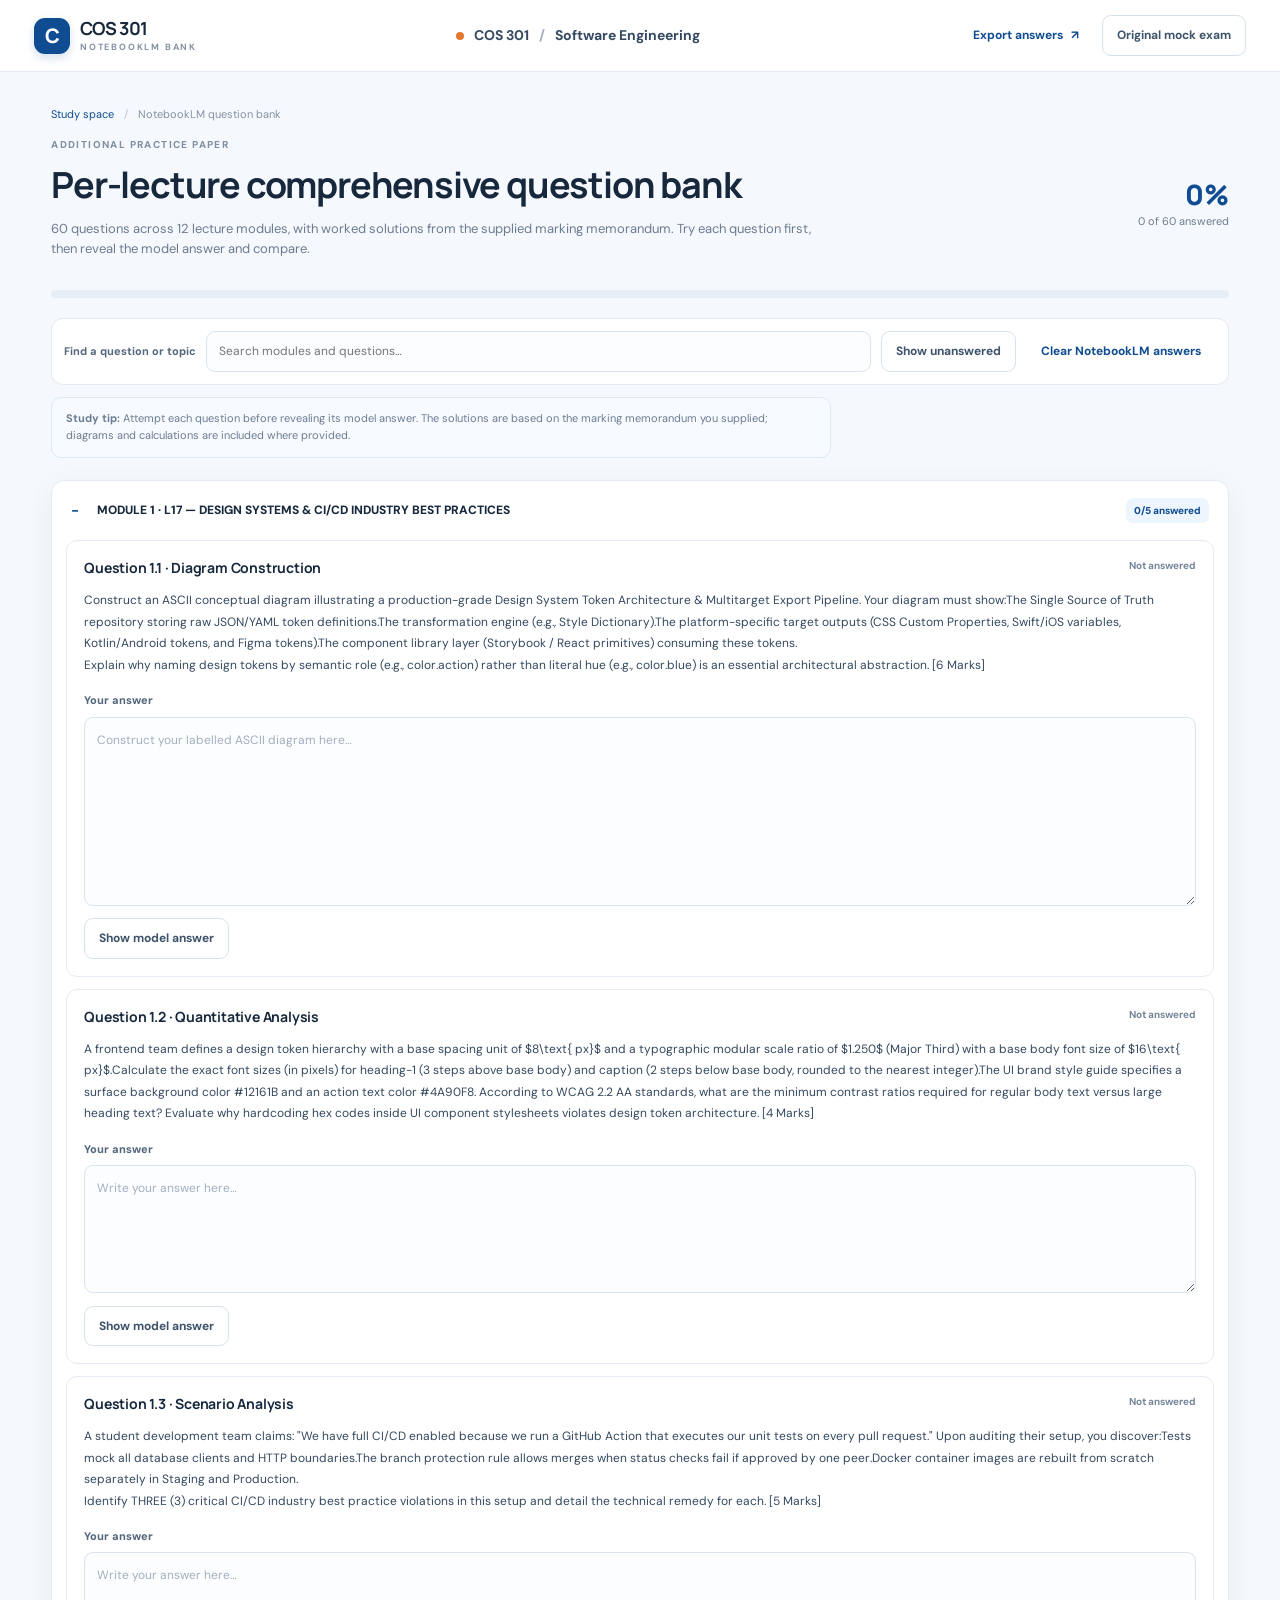
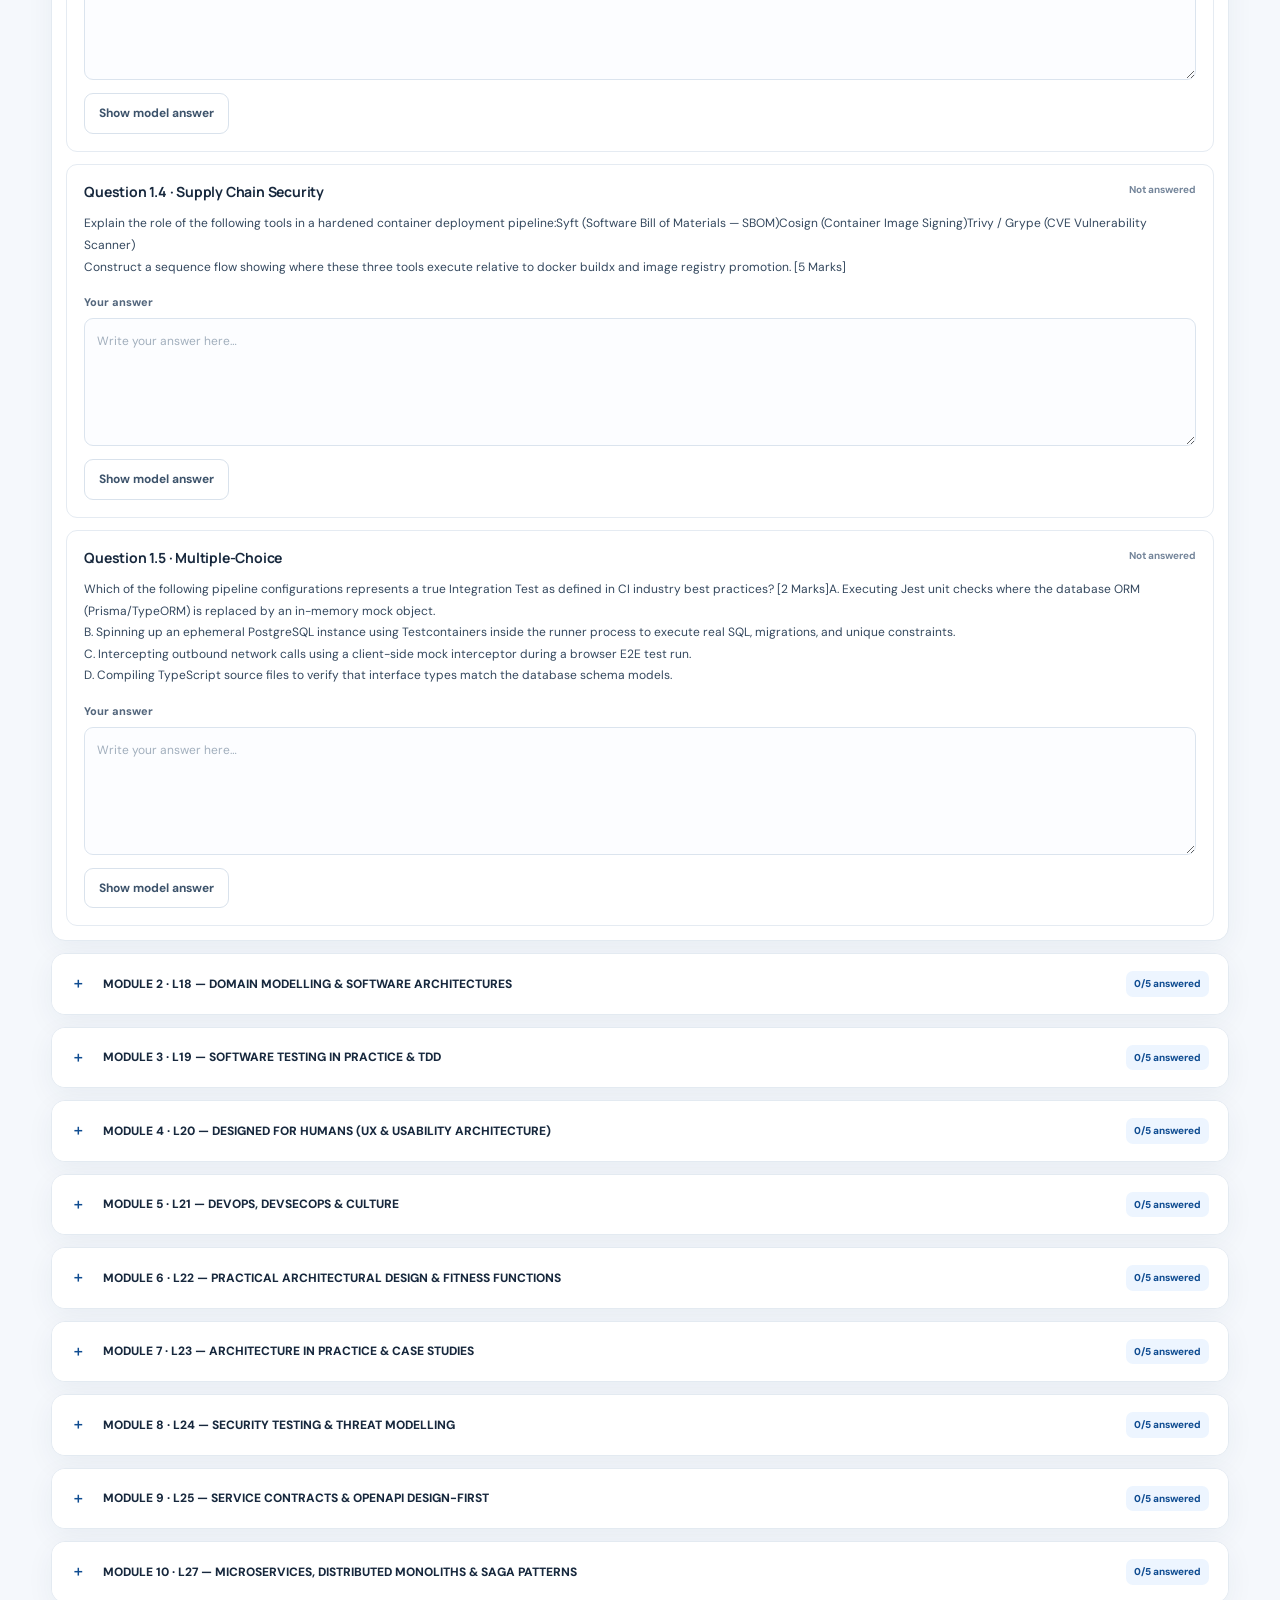
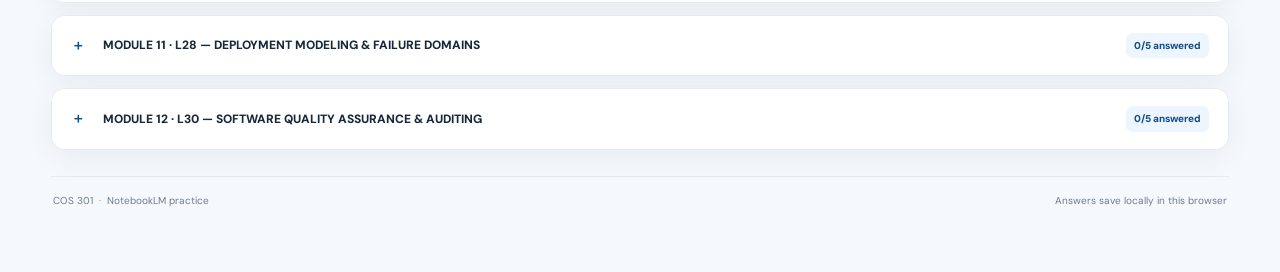
<file: notebook.html>
<!doctype html>
<html lang="en">
<head>
  <meta charset="UTF-8" />
  <meta name="viewport" content="width=device-width, initial-scale=1.0" />
  <meta name="theme-color" content="#0F4C91" />
  <title>COS 301 | NotebookLM Question Bank</title>
  <link rel="stylesheet" href="styles.css" />
  <link rel="stylesheet" href="notebook.css" />
</head>
<body>
  <header class="topbar">
    <a class="brand" href="index.html" aria-label="Return to original mock exam">
      <span class="brand-mark">C</span>
      <span class="brand-copy"><strong>COS 301</strong><small>NOTEBOOKLM BANK</small></span>
    </a>
    <div class="topbar-course"><span class="course-dot"></span> COS 301 <span class="muted">/</span> Software Engineering</div>
    <div class="topbar-actions">
      <button class="button button-quiet" id="exportNotebook">Export answers <span aria-hidden="true">↗</span></button>
      <a class="button button-outline" href="index.html">Original mock exam</a>
    </div>
  </header>
  <main class="notebook-shell">
    <section class="notebook-intro">
      <div class="breadcrumb"><a href="index.html">Study space</a> <span>/</span> NotebookLM question bank</div>
      <div class="intro-line"><div>
        <span class="eyebrow">ADDITIONAL PRACTICE PAPER</span>
        <h1>Per-lecture comprehensive question bank</h1>
        <p>60 questions across 12 lecture modules, with worked solutions from the supplied marking memorandum. Try each question first, then reveal the model answer and compare.</p>
      </div><div class="notebook-stats"><strong id="notebookProgress">0%</strong><span id="notebookProgressText">0 of 60 answered</span></div></div>
      <div class="progress-track"><div class="progress-fill" id="notebookProgressFill"></div></div>
      <div class="notebook-toolbar">
        <label class="search-label" for="questionSearch">Find a question or topic</label>
        <input id="questionSearch" type="search" placeholder="Search modules and questions…" />
        <button class="button button-outline" id="toggleUnanswered">Show unanswered</button>
        <button class="button button-quiet" id="clearNotebook">Clear NotebookLM answers</button>
      </div>
      <p class="source-note"><strong>Study tip:</strong> Attempt each question before revealing its model answer. The solutions are based on the marking memorandum you supplied; diagrams and calculations are included where provided.</p>
      <div id="notebookModules" class="notebook-modules"></div>
      <footer class="page-footer"><span>COS 301 <span class="footer-dot">·</span> NotebookLM practice</span><span>Answers save locally in this browser</span></footer>
    </section>
  </main>
  <div class="toast" id="notebookToast" role="status" aria-live="polite"></div>
  <script src="notebook-questions.js"></script>
  <script src="notebook-answers.js"></script>
  <script src="notebook.js"></script>
</body>
</html>
</file>
<file: styles.css>
@import url('https://fonts.googleapis.com/css2?family=DM+Sans:wght@400;500;600;700&family=Manrope:wght@400;500;600;700;800&display=swap');
:root{--navy:#0F4C91;--blue:#1A65BF;--blue-strong:#1659a8;--ink:#17283d;--muted:#6c7c90;--line:#e3eaf1;--paper:#fff;--canvas:#f5f8fc;--soft-blue:#edf5ff;--amber:#E07830;--unread:#FEF0E6;--green:#21845b;--shadow:0 8px 28px rgba(24,55,91,.055);--radius:16px}
*{box-sizing:border-box}html{scroll-behavior:smooth;scroll-padding-top:24px}body{margin:0;background:var(--canvas);color:var(--ink);font-family:'DM Sans',sans-serif;font-size:14px;line-height:1.55}button,input,textarea,select{font:inherit}button{cursor:pointer}.topbar{height:72px;background:#fff;border-bottom:1px solid var(--line);display:flex;align-items:center;justify-content:space-between;padding:0 34px;position:sticky;top:0;z-index:20}.brand{display:flex;align-items:center;gap:10px;text-decoration:none;color:inherit}.brand-mark{width:36px;height:36px;border-radius:11px;background:var(--navy);color:white;display:grid;place-items:center;font-family:Manrope,sans-serif;font-weight:800;font-size:20px;box-shadow:0 4px 10px #0f4c912b}.brand-copy{display:flex;flex-direction:column;line-height:1.05}.brand-copy strong{font-family:Manrope,sans-serif;font-size:18px;letter-spacing:-.7px}.brand-copy small{font-size:9px;font-weight:700;letter-spacing:1.8px;color:#8492a3;margin-top:5px}.topbar-course{font-weight:700;color:#354a62;display:flex;align-items:center;gap:10px}.course-dot{width:8px;height:8px;border-radius:50%;background:var(--amber)}.muted{color:#a3afbd}.app-shell{display:grid;grid-template-columns:292px minmax(0,1fr);max-width:1680px;margin:0 auto;min-height:calc(100vh - 72px)}.sidebar{background:#fff;border-right:1px solid var(--line);padding:30px 20px 18px;position:sticky;top:72px;height:calc(100vh - 72px);overflow-y:auto;display:flex;flex-direction:column}.sidebar-heading,.timer-label,.progress-title{display:flex;align-items:center;justify-content:space-between}.eyebrow,.nav-section-label,.progress-title>span,.timer-label>span:first-child,.section-kicker{font-size:10px;font-weight:800;letter-spacing:1.4px;color:#8090a4}.status-pill{font-size:10px;font-weight:700;color:var(--green);background:#eaf8f1;border-radius:30px;padding:5px 8px;display:flex;align-items:center;gap:5px}.status-pill span{width:6px;height:6px;border-radius:50%;background:#2aa56e}.sidebar h1{font-family:Manrope,sans-serif;font-size:27px;letter-spacing:-1.2px;line-height:1.2;margin:20px 0 10px}.sidebar-intro{font-size:12px;color:var(--muted);line-height:1.65;margin:0 0 20px}.exam-stats{display:grid;grid-template-columns:1fr 1fr;gap:10px}.exam-stats>div{border:1px solid var(--line);border-radius:12px;padding:12px 9px;display:flex;gap:8px;align-items:center}.stat-icon{font-size:20px;color:var(--blue)}.exam-stats span:last-child{display:flex;flex-direction:column}.exam-stats strong{font-size:12px}.exam-stats small{font-size:10px;color:var(--muted);margin-top:2px}.timer-card{background:#f7faff;border:1px solid #dce9fa;border-radius:14px;padding:14px;margin-top:18px}.timer-label>span:first-child{font-size:9px}.timer-indicator{font-size:10px;color:var(--muted);font-weight:700}.timer-display{font-family:Manrope,sans-serif;font-weight:800;font-size:29px;letter-spacing:1px;color:var(--navy);margin:8px 0 12px;font-variant-numeric:tabular-nums}.timer-actions{display:grid;grid-template-columns:1fr 42px;gap:8px}.timer-note{font-size:10px;line-height:1.5;color:var(--muted);margin:10px 0 0}.button{border:1px solid transparent;border-radius:9px;display:inline-flex;align-items:center;justify-content:center;gap:8px;padding:10px 14px;font-size:12px;font-weight:700;transition:background .15s,border-color .15s,transform .15s;white-space:nowrap}.button:active{transform:translateY(1px)}.button-primary{background:var(--blue);color:#fff;box-shadow:0 3px 7px #1a65bf20}.button-primary:hover{background:var(--blue-strong)}.button-outline{background:#fff;border-color:#d9e2ec;color:#3d536b}.button-outline:hover,.button-quiet:hover{background:#f4f8fc;border-color:#b8cbe0}.button-quiet{background:#fff;border-color:transparent;color:var(--navy)}.progress-block{margin:24px 2px 20px}.progress-title strong{font-size:12px;color:var(--navy)}.progress-track{height:6px;background:#e8eef5;border-radius:8px;overflow:hidden;margin:10px 0 7px}.progress-fill{height:100%;width:0;background:linear-gradient(90deg,var(--navy),var(--blue));border-radius:8px;transition:width .2s}.progress-block p{font-size:10px;color:var(--muted);margin:0}.question-nav{display:flex;flex-direction:column;gap:4px}.nav-section-label{padding:8px 8px 5px}.nav-item{width:100%;border:1px solid transparent;background:transparent;border-radius:10px;display:flex;align-items:center;text-align:left;padding:9px 8px;gap:10px;color:var(--ink)}.nav-item:hover{background:#f6f9fd}.nav-item.active{background:var(--soft-blue);border-color:#d7e8fc}.nav-number{width:32px;height:32px;border-radius:9px;display:grid;place-items:center;background:#f0f3f7;color:#62758b;font-size:11px;font-weight:800;flex-shrink:0}.nav-item.active .nav-number{background:var(--navy);color:#fff}.nav-label{display:flex;flex-direction:column;flex:1;min-width:0}.nav-label strong{font-size:11px;font-weight:700}.nav-label small{font-size:10px;color:var(--muted);margin-top:2px}.nav-state{width:7px;height:7px;border-radius:50%;border:1px solid #bdc9d7;flex-shrink:0}.nav-item.answered .nav-state{background:var(--green);border-color:var(--green)}.nav-item.flagged .nav-number{box-shadow:inset 0 0 0 1px #e8a05c}.nav-divider{height:1px;background:var(--line);margin:9px 3px}.sidebar-bottom{border-top:1px solid var(--line);padding:15px 3px 0;margin-top:auto;display:flex;align-items:center;gap:8px;color:var(--muted);font-size:10px}.save-dot{width:7px;height:7px;border-radius:50%;background:#2da66e}.main-content{padding:34px clamp(20px,4vw,62px) 30px;min-width:0;max-width:1250px;width:100%;margin:0 auto}.content-header{display:flex;justify-content:space-between;align-items:flex-end;gap:20px;margin-bottom:24px}.breadcrumb{font-size:11px;color:#8492a3;margin-bottom:10px}.breadcrumb span{padding:0 7px;color:#b6c1ce}.breadcrumb strong{color:var(--navy)}.content-header h2{font-family:Manrope,sans-serif;font-size:30px;letter-spacing:-1.2px;margin:0 0 5px}.content-header p{color:var(--muted);margin:0;font-size:13px}.header-actions{display:flex;gap:8px;align-items:center}.exam-notice{display:flex;align-items:flex-start;gap:12px;background:var(--unread);border:1px solid #f7ddc9;border-radius:12px;padding:14px 16px;margin-bottom:25px}.notice-icon{width:22px;height:22px;display:grid;place-items:center;border-radius:50%;background:#f7d5b9;color:#984f1b;font-weight:800;font-size:12px;flex-shrink:0}.exam-notice strong{font-size:12px;color:#75401e}.exam-notice p{font-size:11px;color:#8b654d;margin:3px 0 0}.notice-close{margin-left:auto;background:transparent;border:0;color:#a87857;font-size:20px;line-height:1;padding:0 3px}.section-banner{display:flex;justify-content:space-between;align-items:center;padding:3px 2px 12px;margin-bottom:12px;border-bottom:1px solid #dbe4ee}.section-banner-spaced{margin-top:32px}.section-kicker{color:var(--amber);font-size:9px}.section-banner h3{font-family:Manrope,sans-serif;font-size:18px;letter-spacing:-.4px;margin:3px 0 0}.section-total{font-size:11px;font-weight:800;color:var(--navy);background:#eaf3ff;padding:7px 11px;border-radius:8px}.question-card{background:var(--paper);border:1px solid var(--line);border-radius:var(--radius);padding:22px 24px;margin-bottom:16px;box-shadow:var(--shadow);scroll-margin-top:92px;min-width:0}.question-card.hidden-by-filter{display:none}.question-card.needs-attention{border-color:#efc18f}.question-top{display:flex;justify-content:space-between;align-items:flex-start;gap:16px;margin-bottom:20px}.question-title{display:flex;gap:13px;align-items:flex-start;min-width:0}.q-number{display:grid;place-items:center;min-width:40px;height:40px;border-radius:12px;background:#eaf3ff;color:var(--navy);font-family:Manrope,sans-serif;font-size:15px;font-weight:800}.question-title h3{font-family:Manrope,sans-serif;font-size:17px;letter-spacing:-.35px;margin:1px 0 5px}.question-title p{font-size:12px;color:var(--muted);margin:0;max-width:760px;line-height:1.65}.question-meta{display:flex;align-items:center;gap:9px;flex-shrink:0}.mark-chip,.mini-mark{background:#f1f5f9;border:1px solid #e4ebf2;color:#53667c;font-size:10px;font-weight:800;border-radius:7px;padding:5px 8px;white-space:nowrap}.review-toggle{border:1px solid transparent;background:transparent;color:#8b9aab;border-radius:7px;padding:5px 7px;font-size:11px;white-space:nowrap}.review-toggle:hover{background:#fff8f0;color:var(--amber)}.review-toggle.is-flagged{background:var(--unread);color:#b75d1d;border-color:#f6d9c4}.match-grid{display:grid;grid-template-columns:.8fr 1.5fr;gap:15px}.match-column{border:1px solid var(--line);border-radius:10px;overflow:hidden;min-width:0}.match-column h4{font-size:9px;letter-spacing:1px;color:#6d8094;background:#f7f9fc;padding:10px 12px;margin:0;border-bottom:1px solid var(--line)}.match-term{padding:11px 12px;border-bottom:1px solid #edf1f5;font-size:11px;line-height:1.5;display:flex;gap:8px}.match-term:last-child{border-bottom:0}.match-term strong{color:var(--navy);min-width:25px}.definition{display:flex;gap:10px;padding:9px 12px;border-bottom:1px solid #edf1f5;font-size:10.5px;line-height:1.5}.definition:last-child{border-bottom:0}.definition b{display:grid;place-items:center;flex-shrink:0;width:22px;height:22px;border-radius:6px;background:#eef4fb;color:var(--navy);font-size:10px}.answer-grid{display:grid;grid-template-columns:repeat(5,minmax(0,1fr));gap:10px;margin-top:17px}.matching-answers label{font-size:11px;font-weight:800;color:#53667c;display:flex;align-items:center;gap:7px}.matching-answers select{min-width:0;flex:1}.subquestion{border-top:1px solid #edf1f5;padding-top:17px;margin-top:17px}.subq-heading{display:flex;align-items:center;justify-content:space-between;margin-bottom:8px}.subq-heading>strong{font-family:Manrope,sans-serif;font-size:13px;color:var(--navy)}.mini-mark{font-size:9px;padding:3px 7px}.subquestion p{font-size:12px;line-height:1.7;color:#34485e;margin:0 0 12px}.options{display:flex;flex-direction:column;gap:7px}.option{display:flex;align-items:flex-start;gap:10px;padding:10px 12px;border:1px solid #e3eaf1;border-radius:9px;cursor:pointer;transition:background .12s,border-color .12s}.option:hover{background:#f8fbff;border-color:#c9dcef}.option:has(input:checked){background:#edf5ff;border-color:#8db8e9}.option input{margin:3px 0 0;accent-color:var(--blue);flex-shrink:0}.option-letter{width:23px;height:23px;display:grid;place-items:center;flex-shrink:0;background:#f0f4f8;border-radius:6px;color:#51667e;font-size:10px;font-weight:800}.option:has(input:checked) .option-letter{background:var(--blue);color:white}.option>span:last-child{font-size:11px;line-height:1.6;color:#354a60}.answer-hint{color:#8a98a8;font-size:10px;margin-top:10px}.data-table-wrap{overflow-x:auto;border:1px solid var(--line);border-radius:10px}.data-table{width:100%;border-collapse:collapse;font-size:11px}.data-table th{text-align:left;background:#f6f9fc;color:#60748a;font-size:10px;padding:11px 13px}.data-table td{padding:10px 13px;border-top:1px solid #edf1f5}.data-table td:first-child{font-weight:700}.scenario-fields{display:grid;grid-template-columns:repeat(2,minmax(0,1fr));gap:12px}.scenario-fields label{font-size:11px;font-weight:700;color:#53667c}.scenario-fields label:last-child{grid-column:1/-1}textarea,select{border:1px solid #dbe4ee;border-radius:9px;background:#fcfdff;color:var(--ink);outline:none;width:100%;transition:border-color .15s,box-shadow .15s}textarea{resize:vertical;padding:11px 12px;line-height:1.6;font-size:12px;margin-top:7px;min-height:72px}textarea:focus,select:focus{border-color:#80afe5;box-shadow:0 0 0 3px #1a65bf14;background:white}textarea::placeholder{color:#a2afbd}select{padding:8px 9px;font-size:11px;background:#fff}code{background:#f1f5f9;color:#24578c;padding:2px 4px;border-radius:4px;font-size:.92em}.architecture-spec{border:1px solid #dce6f0;border-radius:12px;background:#f8fbff;padding:14px}.spec-heading{display:flex;gap:10px;align-items:center;padding-bottom:12px;border-bottom:1px solid #e1eaf4}.spec-icon{width:34px;height:34px;border-radius:10px;background:#e4effd;color:var(--navy);display:grid;place-items:center;font-size:20px}.spec-heading>div{display:flex;flex-direction:column}.spec-heading strong{font-size:12px}.spec-heading small{font-size:10px;color:var(--muted)}.spec-zone-grid{display:grid;grid-template-columns:1fr 1fr;gap:10px;padding:12px 0}.spec-zone{border:1px dashed #b9cce0;border-radius:9px;padding:10px;min-width:0}.spec-zone h4{font-size:10px;margin:0 0 9px;color:#4b6580}.spec-node{border:1px solid #cbd9e8;border-radius:8px;background:white;padding:10px;display:flex;flex-direction:column;gap:5px}.spec-node>b{font-size:11px}.spec-node>small{font-size:9px;color:var(--muted)}.spec-runtime{font-size:9px;font-weight:700;color:#4c6480;background:#edf2f7;padding:5px 7px;border-radius:5px;margin-top:3px}.spec-container{font-size:9px;line-height:1.5;border:1px solid #b8d6f7;background:#f0f7ff;color:#24578c;padding:7px;border-radius:5px}.spec-container.stateful{background:#fff6ec;border-color:#f2d0a8;color:#9a581e}.spec-edges{display:flex;flex-direction:column;gap:6px;border-top:1px solid #e1eaf4;padding-top:12px}.spec-edges strong{font-size:10px;color:#516981;margin-bottom:2px}.spec-edges span{font-size:10px;color:#4c6075;background:white;border:1px solid #e6edf4;border-radius:6px;padding:7px 9px}.diagram-toolbar,.editor-foot{display:flex;align-items:center;justify-content:space-between;gap:10px}.diagram-toolbar{margin:10px 0 0}.diagram-toolbar>span{font-size:9px;letter-spacing:1px;font-weight:800;color:#8190a2}.text-button{background:transparent;border:0;color:var(--blue);font-size:10px;font-weight:700;padding:5px}.text-button:hover{text-decoration:underline}.diagram-input{font-family:ui-monospace,SFMono-Regular,Consolas,monospace;font-size:11px;line-height:1.5;white-space:pre;overflow:auto;min-height:250px;background:#fbfcfe}.editor-foot{font-size:10px;color:#8795a5;margin-top:5px}.parameters-grid{display:grid;grid-template-columns:repeat(3,minmax(0,1fr));gap:9px}.parameters-grid>div{border:1px solid var(--line);border-radius:9px;padding:11px;background:#fbfcfe;display:flex;flex-direction:column}.parameters-grid span{font-size:10px;color:var(--muted)}.parameters-grid strong{font-family:Manrope,sans-serif;color:var(--navy);font-size:15px;margin-top:4px}.parameters-grid small{font-size:9px;color:#8b99a9;margin-top:2px}.adr-outline{display:grid;grid-template-columns:repeat(2,minmax(0,1fr));gap:8px;margin:12px 0}.adr-outline>div{display:flex;gap:9px;align-items:center;border:1px solid var(--line);border-radius:8px;padding:9px}.adr-outline b{font-size:10px;color:var(--blue);background:#eaf3ff;padding:5px;border-radius:5px}.adr-outline span{display:flex;flex-direction:column}.adr-outline strong{font-size:10px}.adr-outline small{font-size:9px;color:var(--muted);line-height:1.4}.end-panel{background:#edf5ff;border:1px solid #d6e7fb;border-radius:14px;padding:20px;display:flex;align-items:center;gap:14px;margin-top:26px}.end-icon{width:38px;height:38px;border-radius:50%;background:#d5e9ff;color:var(--navy);display:grid;place-items:center;font-size:18px;font-weight:800;flex-shrink:0}.end-panel>div:nth-child(2){flex:1}.end-panel h3{font-family:Manrope,sans-serif;font-size:14px;margin:0 0 4px}.end-panel p{font-size:11px;color:#627992;margin:0;line-height:1.6}.page-footer{display:flex;justify-content:space-between;color:#93a0af;font-size:10px;padding:23px 2px 0}.footer-dot{color:var(--amber);padding:0 3px}.toast{position:fixed;bottom:22px;left:50%;transform:translate(-50%,20px);opacity:0;pointer-events:none;background:#172f4c;color:white;padding:11px 16px;border-radius:9px;font-size:12px;box-shadow:0 8px 24px #152f4c2b;transition:opacity .2s,transform .2s;z-index:60}.toast.show{opacity:1;transform:translate(-50%,0)}.modal-backdrop{position:fixed;inset:0;background:#10253e80;display:none;align-items:center;justify-content:center;padding:20px;z-index:50}.modal-backdrop.open{display:flex}.review-modal{width:min(640px,100%);max-height:90vh;overflow:auto;background:#fff;border-radius:18px;padding:28px;box-shadow:0 24px 80px #10253e35;position:relative}.modal-close{position:absolute;right:18px;top:15px;border:0;background:#f1f5f9;color:#53677c;border-radius:8px;width:30px;height:30px;font-size:20px}.review-modal h2{font-family:Manrope,sans-serif;font-size:25px;letter-spacing:-.8px;margin:7px 0}.modal-intro{font-size:12px;color:var(--muted);margin:0 0 18px}.summary-cards{display:grid;grid-template-columns:repeat(3,1fr);gap:9px}.summary-cards>div{padding:12px;background:#f5f8fc;border:1px solid var(--line);border-radius:10px;display:flex;flex-direction:column}.summary-cards span{font-size:10px;color:var(--muted)}.summary-cards strong{font-family:Manrope,sans-serif;font-size:18px;color:var(--navy);margin-top:4px}.summary-list{margin:16px 0;display:flex;flex-direction:column;gap:6px}.summary-row{display:flex;align-items:center;gap:9px;padding:9px 10px;border:1px solid var(--line);border-radius:8px}.summary-row .summary-q{width:27px;height:27px;display:grid;place-items:center;background:#f0f4f8;border-radius:7px;font-size:10px;font-weight:800}.summary-row>div{flex:1}.summary-row strong{font-size:11px}.summary-row small{display:block;font-size:10px;color:var(--muted)}.summary-badge{font-size:9px;font-weight:800;padding:4px 7px;border-radius:6px;background:#fff0e5;color:#a75c22}.summary-badge.done{background:#e8f7ef;color:#1d7a52}.modal-actions{display:flex;justify-content:flex-end;gap:8px}.modal-disclaimer{font-size:10px;color:#8b99a9;text-align:right;margin:12px 0 0}
@media(max-width:1100px){.app-shell{grid-template-columns:250px minmax(0,1fr)}.sidebar{padding-left:15px;padding-right:15px}.topbar{padding:0 20px}.main-content{padding:28px 22px}.content-header{align-items:flex-start;flex-direction:column}.header-actions{align-self:flex-end}.question-card{padding:18px}.question-meta{gap:4px}.review-toggle span{display:none}}
@media(max-width:760px){.topbar{height:62px;padding:0 14px}.topbar-course{display:none}.app-shell{display:block}.sidebar{position:relative;top:auto;height:auto;max-height:none;border-right:0;border-bottom:1px solid var(--line);padding:18px 16px}.sidebar h1{font-size:23px;margin:12px 0 7px}.sidebar-intro{max-width:600px;margin-bottom:13px}.exam-stats{max-width:340px}.timer-card{max-width:340px;margin-top:12px}.progress-block{margin:16px 2px}.question-nav{display:grid;grid-template-columns:repeat(2,minmax(0,1fr));gap:5px}.nav-section-label{grid-column:1/-1}.nav-divider{display:none}.nav-item{padding:7px 5px;gap:7px}.nav-number{width:28px;height:28px}.nav-label strong{font-size:10px}.nav-label small{font-size:9px}.sidebar-bottom{margin-top:14px}.main-content{padding:22px 12px}.content-header h2{font-size:26px}.header-actions{align-self:stretch}.header-actions .button{flex:1}.exam-notice{padding:12px}.question-card{padding:15px 12px;border-radius:13px}.question-top{gap:8px}.question-title{gap:9px}.q-number{min-width:33px;height:33px;font-size:13px}.question-title h3{font-size:15px}.question-title p{font-size:11px}.question-meta{flex-direction:column;align-items:flex-end}.mark-chip{font-size:9px}.match-grid{grid-template-columns:1fr}.answer-grid{grid-template-columns:repeat(2,minmax(0,1fr))}.scenario-fields{grid-template-columns:1fr}.scenario-fields label:last-child{grid-column:auto}.spec-zone-grid{grid-template-columns:1fr}.parameters-grid{grid-template-columns:repeat(2,minmax(0,1fr))}.adr-outline{grid-template-columns:1fr}.end-panel{align-items:flex-start;flex-wrap:wrap}.end-panel .button{width:100%}.page-footer{padding:18px 2px}.review-modal{padding:22px 16px}.summary-cards{grid-template-columns:1fr 1fr}.summary-cards>div:last-child{grid-column:1/-1}.modal-actions{flex-direction:column-reverse}.modal-actions .button{width:100%}}
@media(prefers-reduced-motion:reduce){html{scroll-behavior:auto}*,*::before,*::after{transition:none!important}}

/* Results and marking memo */
.results-overlay{position:fixed;inset:0;z-index:100;background:var(--canvas);overflow-y:auto;display:none;padding:28px clamp(14px,4vw,54px) 48px}.results-overlay.open{display:block}.results-shell{max-width:1240px;margin:0 auto}.results-header{display:flex;align-items:flex-start;justify-content:space-between;gap:20px;padding:10px 0 22px}.results-header h1{font-family:Manrope,sans-serif;font-size:clamp(26px,3vw,38px);letter-spacing:-1.3px;margin:7px 0}.results-header p{color:var(--muted);max-width:720px;margin:0;font-size:13px}.results-scorecard{display:grid;grid-template-columns:repeat(3,minmax(0,1fr));gap:12px;margin-bottom:18px}.results-scorecard>div{border:1px solid var(--line);border-radius:14px;background:#fff;padding:17px 19px;display:flex;flex-direction:column;gap:6px}.results-scorecard span{font-size:11px;color:var(--muted)}.results-scorecard strong{font:800 25px Manrope,sans-serif;color:var(--navy);font-variant-numeric:tabular-nums}.results-scorecard>div:first-child{background:#edf5ff;border-color:#d4e6fb}.results-tools{display:flex;justify-content:space-between;align-items:center;gap:20px;padding:14px 16px;background:#fff;border:1px solid var(--line);border-radius:12px;margin-bottom:20px}.results-tools p{font-size:11px;color:var(--muted);margin:0;max-width:660px}.results-tools p strong{color:var(--ink)}.results-buttons{display:flex;gap:8px;flex-shrink:0}.results-content{display:flex;flex-direction:column;gap:16px}.result-question{background:#fff;border:1px solid var(--line);border-radius:15px;padding:20px;box-shadow:var(--shadow)}.result-q-head{display:flex;align-items:flex-start;justify-content:space-between;gap:12px;border-bottom:1px solid #edf1f5;padding-bottom:13px;margin-bottom:15px}.result-q-head h3{font:700 16px Manrope,sans-serif;margin:0}.result-score{font-size:11px;font-weight:800;color:var(--navy);background:#edf5ff;padding:6px 9px;border-radius:8px;white-space:nowrap}.result-columns{display:grid;grid-template-columns:1fr 1fr;gap:15px}.result-columns h4,.rubric-area h4{font-size:11px;text-transform:uppercase;letter-spacing:.8px;color:#6f8094;margin:0 0 8px}.student-answer,.memo-answer,.memo-explanation{font:12px/1.7 'DM Sans',sans-serif;white-space:pre-wrap;overflow-wrap:anywhere;margin:0;border-radius:9px;padding:12px;background:#f7f9fc;border:1px solid #e8edf3;color:#344a61}.memo-answer{background:#edf5ff;border-color:#dceafd;color:#183e69}.memo-explanation{border:0;background:transparent;padding:9px 2px 0;color:var(--muted)}.rubric-area{border-top:1px solid #edf1f5;margin-top:18px;padding-top:16px}.rubric-row{display:flex;align-items:center;justify-content:space-between;gap:14px;padding:10px 12px;border:1px solid #e5ebf2;border-radius:9px;margin-top:7px}.rubric-row>span:first-child{display:flex;flex-direction:column;gap:4px}.rubric-row strong{font-size:10px;color:#3b5877}.rubric-row small{font-size:11px;line-height:1.5;color:var(--muted)}.mark-entry{display:flex;align-items:center;gap:7px;flex-shrink:0}.mark-entry input{width:68px;padding:7px;border:1px solid #cfdbe8;border-radius:7px;color:var(--navy);font-weight:700;text-align:center}.mark-entry small{white-space:nowrap}.rubric-help{font-size:10px;color:#8b99a9;margin:11px 0 0}.results-bottom{display:flex;justify-content:flex-end;padding-top:20px}.hidden-by-filter{display:none!important}.results-overlay .button:disabled{opacity:.5;cursor:not-allowed}
@media(max-width:760px){.results-overlay{padding:16px 12px 30px}.results-header{flex-direction:column}.results-scorecard{grid-template-columns:1fr 1fr}.results-scorecard>div:first-child{grid-column:1/-1}.results-scorecard strong{font-size:21px}.results-tools{align-items:stretch;flex-direction:column}.results-buttons{flex-direction:column}.result-question{padding:15px 12px}.result-columns{grid-template-columns:1fr}.result-q-head{flex-direction:column}.rubric-row{align-items:flex-start}.mark-entry input{width:58px}}
/* Additional entry point for the separate NotebookLM question bank */
.topbar-actions{display:flex;align-items:center;gap:8px}.topbar-actions a{text-decoration:none}
@media(max-width:800px){.topbar-actions{gap:4px}.topbar-actions .button{font-size:10px;padding:8px}}
</file>
<file: notebook.css>
.topbar-actions{display:flex;align-items:center;gap:8px}.topbar-actions a{text-decoration:none}
.notebook-shell{max-width:1280px;margin:0 auto;padding:34px clamp(18px,4vw,56px) 48px}.notebook-intro{min-width:0}.notebook-intro h1{font-family:Manrope,sans-serif;font-size:clamp(25px,3vw,36px);letter-spacing:-1.2px;line-height:1.2;margin:8px 0}.notebook-intro p{color:var(--muted);font-size:13px;max-width:780px}.notebook-intro .breadcrumb a{color:var(--navy);text-decoration:none}.intro-line{display:flex;justify-content:space-between;align-items:center;gap:24px}.notebook-stats{display:flex;flex-direction:column;align-items:flex-end;min-width:120px}.notebook-stats strong{font:800 28px Manrope,sans-serif;color:var(--navy)}.notebook-stats span{font-size:11px;color:var(--muted)}.notebook-intro>.progress-track{margin:18px 0 20px;height:8px}.notebook-toolbar{display:flex;align-items:center;gap:10px;flex-wrap:wrap;background:#fff;border:1px solid var(--line);border-radius:12px;padding:12px;margin:18px 0 12px}.search-label{font-size:11px;font-weight:700;color:#53667c}.notebook-toolbar input{flex:1;min-width:200px;border:1px solid #dbe4ee;border-radius:9px;padding:10px 12px;background:#fcfdff;color:var(--ink);font:inherit;font-size:12px}.notebook-toolbar input:focus{outline:2px solid #1a65bf20;border-color:#80afe5}.source-note{border:1px solid #dce9fa;background:#f7faff;border-radius:10px;padding:12px 14px;font-size:11px!important;line-height:1.6;margin:12px 0 22px}.notebook-modules{display:flex;flex-direction:column;gap:12px}.notebook-module{background:#fff;border:1px solid var(--line);border-radius:14px;overflow:hidden;box-shadow:var(--shadow)}.module-summary{display:flex;justify-content:space-between;align-items:center;gap:16px;cursor:pointer;list-style:none;padding:17px 19px;background:#fff}.module-summary::-webkit-details-marker{display:none}.module-summary:before{content:'＋';color:var(--navy);font-weight:800;margin-right:2px}.notebook-module[open]>.module-summary:before{content:'−'}.module-title{font-size:12px;font-weight:800;color:var(--ink);flex:1}.module-count{font-size:10px;color:var(--navy);font-weight:800;background:#edf5ff;border-radius:7px;padding:5px 8px;white-space:nowrap}.notebook-question-list{padding:0 14px 14px;display:flex;flex-direction:column;gap:12px}.notebook-question{border:1px solid #e5ebf2;border-radius:11px;padding:17px;scroll-margin-top:90px}.notebook-question[hidden],.notebook-module[hidden]{display:none!important}.notebook-question.has-answer{border-color:#b8d8ca}.notebook-question-heading{display:flex;align-items:flex-start;justify-content:space-between;gap:12px;margin-bottom:12px}.notebook-question-heading h3{font-family:Manrope,sans-serif;font-size:14px;line-height:1.4;margin:0;letter-spacing:-.2px}.answer-status{font-size:10px;font-weight:700;color:#74859a;white-space:nowrap}.has-answer .answer-status{color:var(--green)}.notebook-prompt{font-size:12px;line-height:1.8;color:#34485e;white-space:pre-wrap;overflow-wrap:anywhere}.notebook-answer-label{display:block;font-size:11px;font-weight:800;color:#53667c;margin-top:16px}.notebook-answer{display:block;width:100%;min-height:100px;margin-top:7px;resize:vertical;padding:12px;border:1px solid #dbe4ee;border-radius:9px;background:#fcfdff;color:var(--ink);font:12px/1.7 'DM Sans',sans-serif}.notebook-answer:focus{outline:none;border-color:#80afe5;box-shadow:0 0 0 3px #1a65bf14;background:#fff}.notebook-answer::placeholder{color:#a2afbd}.notebook-intro .page-footer{margin-top:26px}.notebook-intro .page-footer{display:flex;justify-content:space-between;color:var(--muted);font-size:10px;padding:16px 2px;border-top:1px solid var(--line)}
@media(max-width:800px){.topbar{padding:0 14px}.topbar-course{display:none}.topbar-actions{gap:4px}.topbar-actions .button{font-size:10px;padding:8px}.notebook-shell{padding:24px 12px}.intro-line{align-items:flex-start}.notebook-toolbar{align-items:stretch}.search-label{width:100%}.notebook-toolbar input{flex-basis:100%}.notebook-question-list{padding:0 8px 8px}.notebook-question{padding:13px}.module-summary{padding:14px}.notebook-intro .page-footer{gap:10px;flex-wrap:wrap}}


/* Collapsible model answers from the supplied marking memorandum */
.model-answer-toggle { margin-top: 0.8rem; }
.model-answer-panel { margin-top: 0.9rem; padding: 1rem 1.1rem; border: 1px solid var(--border, #d8dee8); border-radius: 12px; background: var(--surface-soft, #f6f8fb); }
.model-answer-panel[hidden] { display: none; }
.model-answer-panel h4 { margin: 0 0 0.65rem; font-size: 0.95rem; }
.model-answer-text { margin: 0; white-space: pre-wrap; overflow-wrap: anywhere; font: inherit; line-height: 1.55; }
</file>
